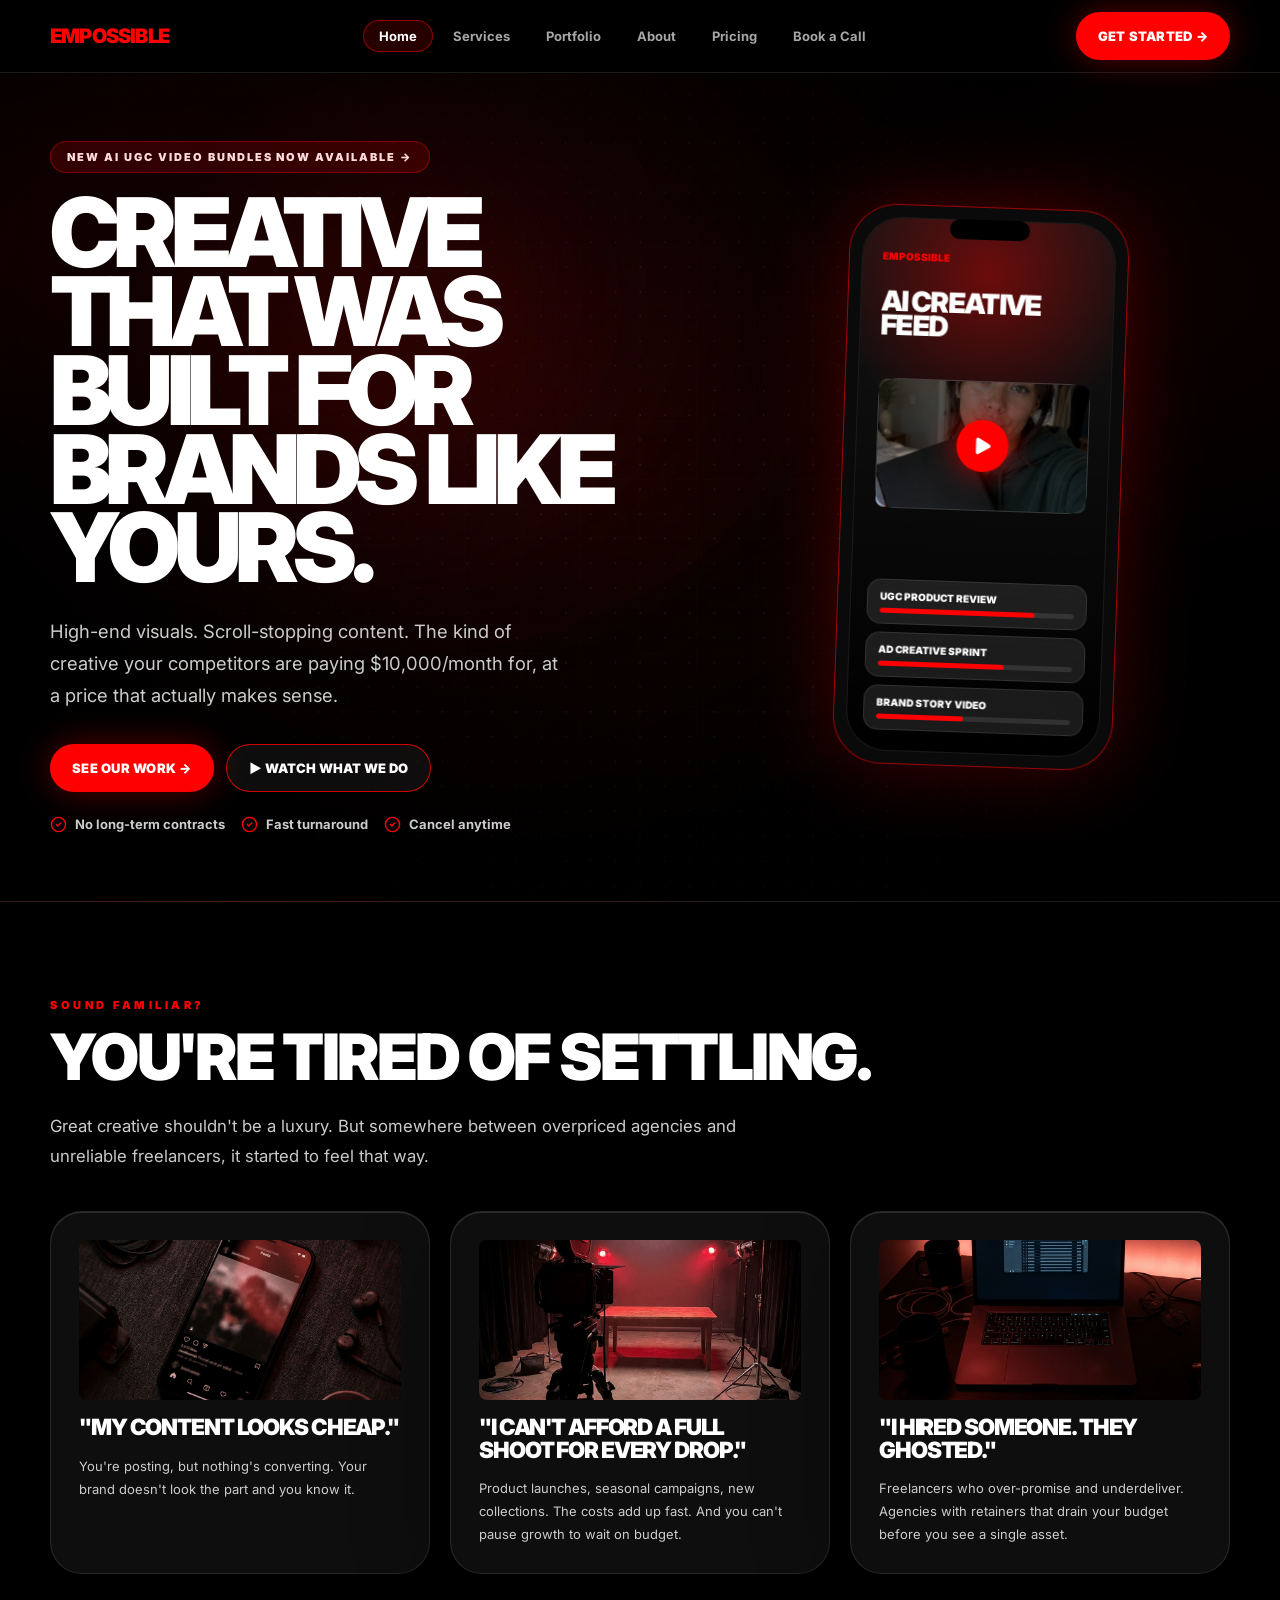
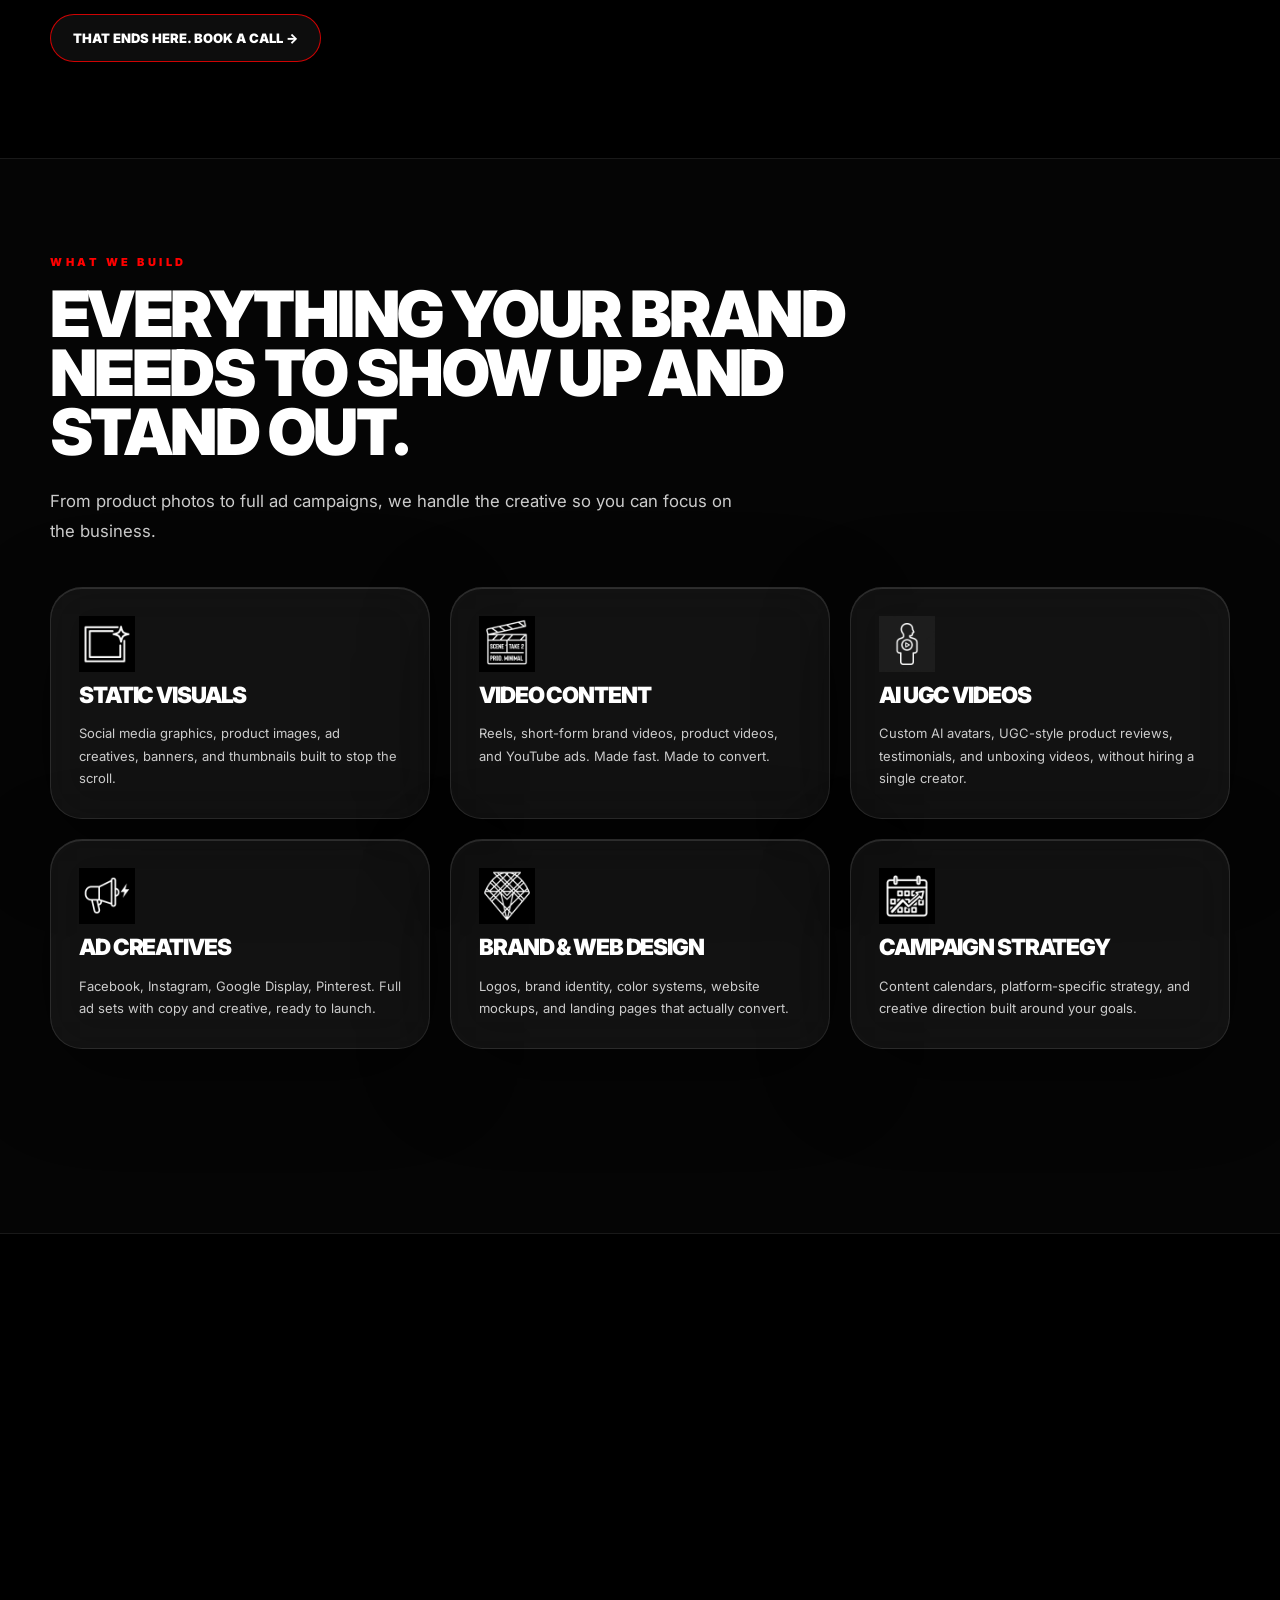
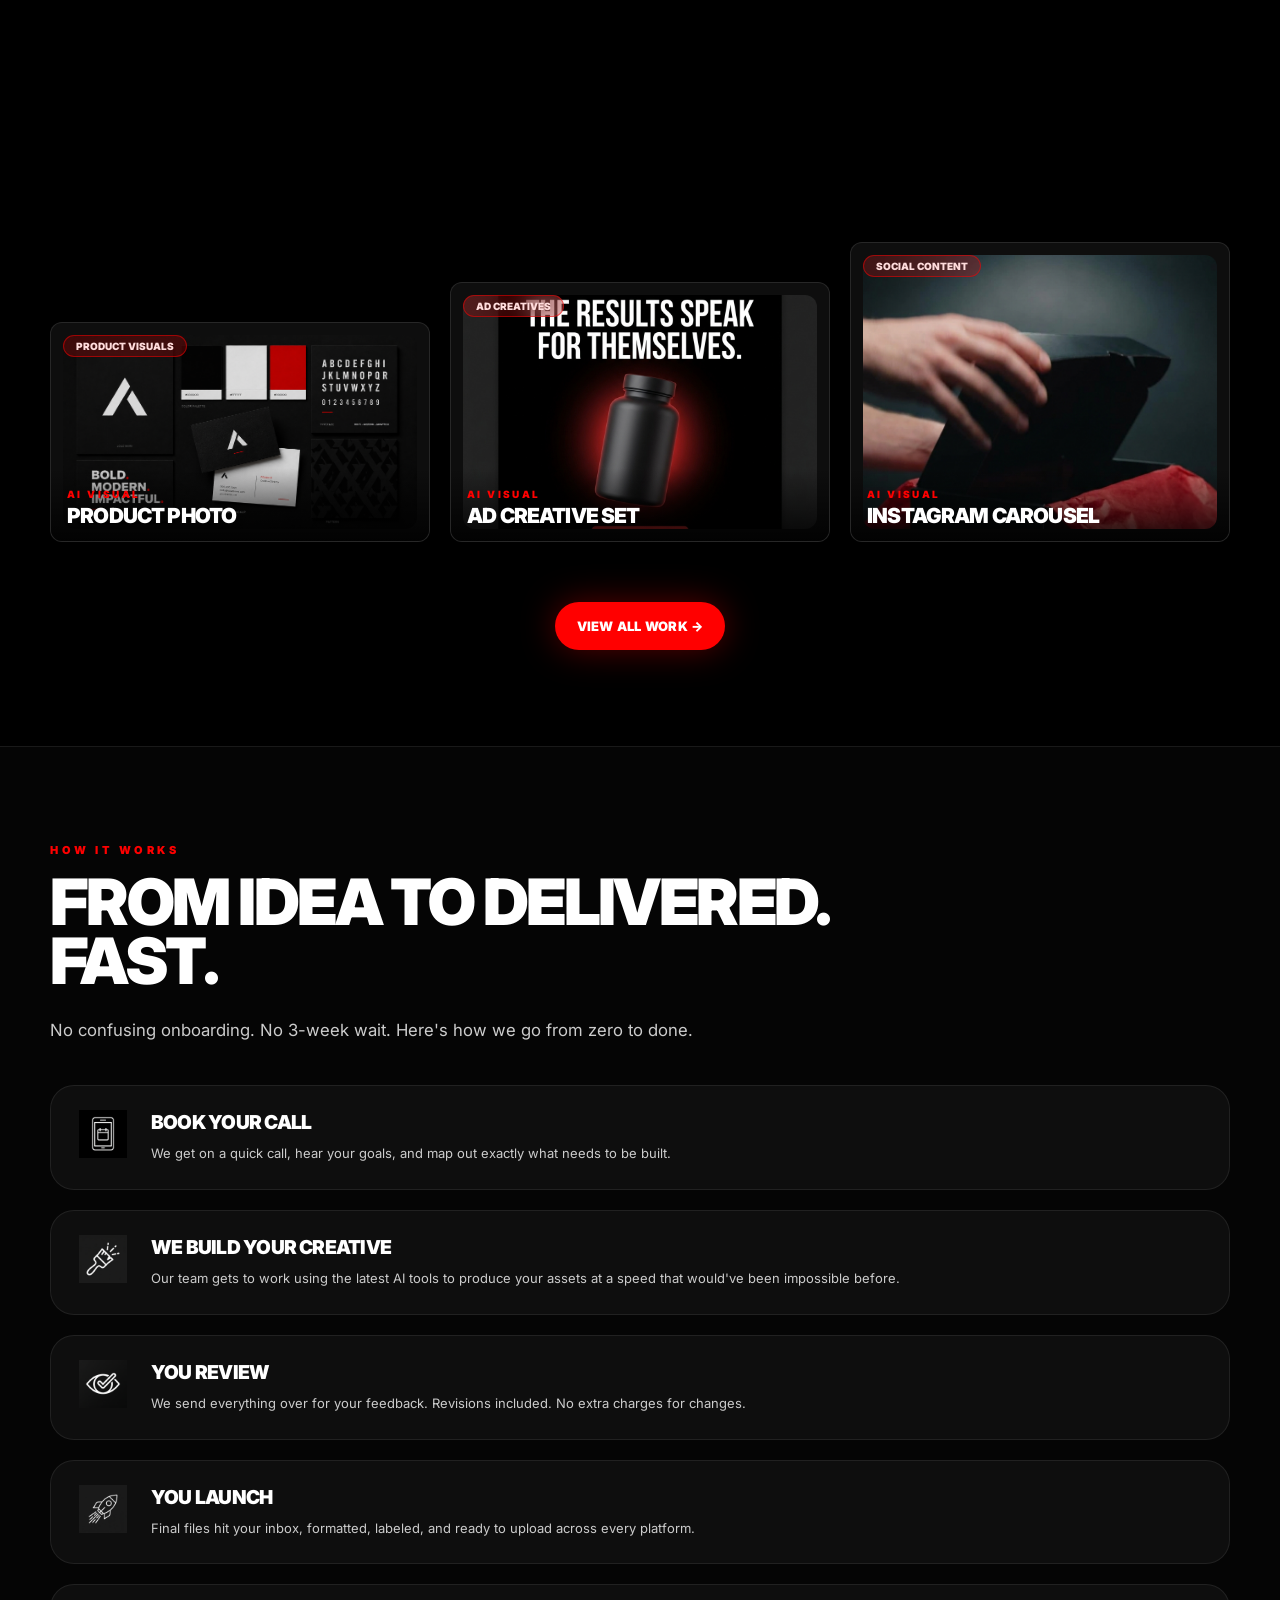
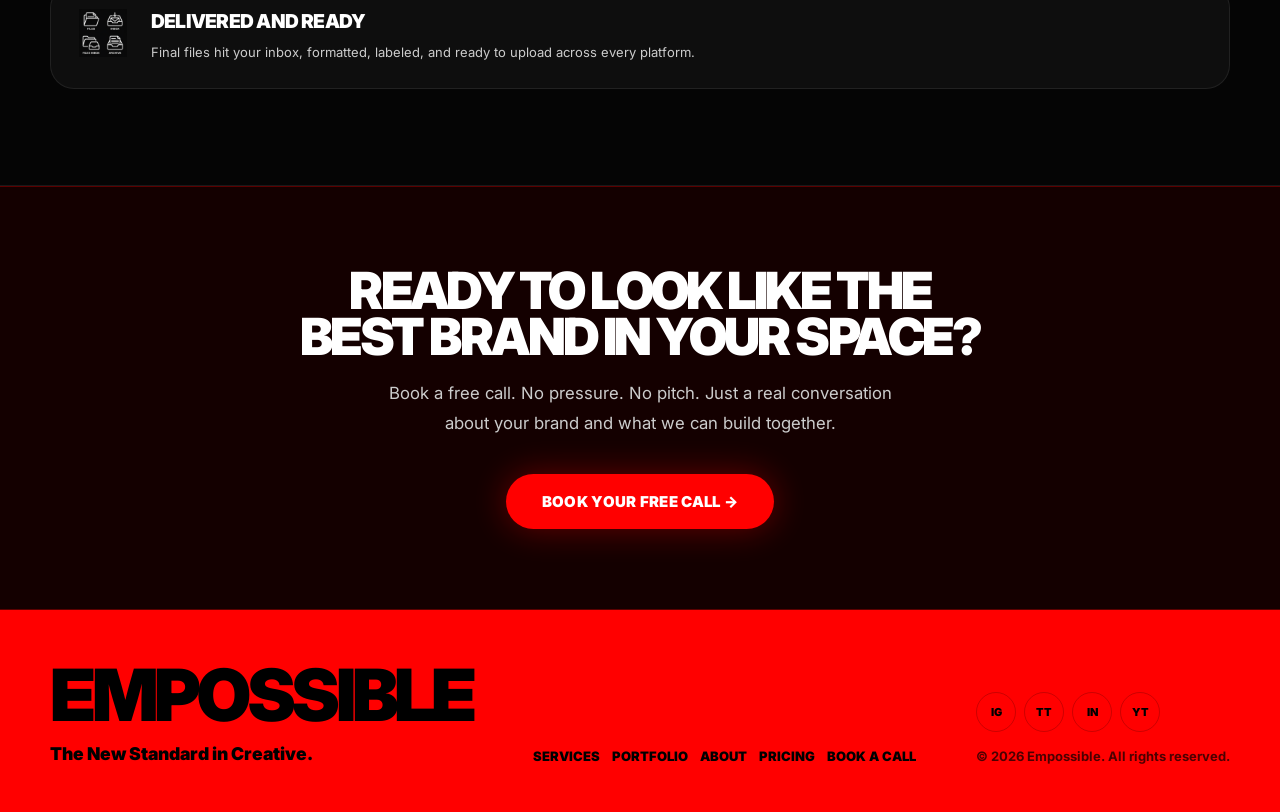
<file: index.html>
<!DOCTYPE html>
<html lang="en">
<head>
  <meta charset="UTF-8" />
  <meta name="viewport" content="width=device-width, initial-scale=1.0" />
  <title>Empossible | AI Creative Agency</title>
  <meta name="description" content="Empossible creates high-end AI visuals, UGC videos, ad creatives, product content, brand systems, and campaign strategy for modern businesses." />
  <meta property="og:image" content="images/og-image.jpg" />
  <link rel="icon" href="images/favicon.png" type="image/png" />
  <link rel="preconnect" href="https://fonts.googleapis.com" />
  <link rel="preconnect" href="https://fonts.gstatic.com" crossorigin />
  <link href="https://fonts.googleapis.com/css2?family=Inter:wght@400;600;700;900&display=swap" rel="stylesheet" />
  <link rel="stylesheet" href="styles.css" />
  <style>
    .portfolio-card img {
      width: 100%;
      height: 100%;
      object-fit: cover;
      display: block;
      border-radius: inherit;
    }
    .portfolio-card {
      position: relative;
      overflow: hidden;
      border-radius: 12px;
    }
    .portfolio-card .portfolio-footer {
      position: absolute;
      bottom: 0;
      left: 0;
      right: 0;
      background: linear-gradient(to top, rgba(0,0,0,0.85), transparent);
      padding: 20px 16px 14px;
      z-index: 2;
    }
    .portfolio-card .portfolio-tag {
      position: absolute;
      top: 12px;
      left: 12px;
      z-index: 3;
    }
    .hero-section {
      background-image: url('images/hero-bg.jpg');
      background-size: cover;
      background-position: center;
    }
  </style>
</head>
<body>

<!-- HEADER -->
<header class="site-header">
  <nav class="nav-inner">
    <a href="index.html" class="nav-logo">Empossible</a>
    <div class="nav-links">
      <a href="index.html" class="nav-link active">Home</a>
      <a href="services.html" class="nav-link">Services</a>
      <a href="portfolio.html" class="nav-link">Portfolio</a>
      <a href="about.html" class="nav-link">About</a>
      <a href="pricing.html" class="nav-link">Pricing</a>
      <a href="book.html" class="nav-link">Book a Call</a>
    </div>
    <a href="book.html" class="btn-primary nav-cta">Get Started &rarr;</a>
    <button class="mobile-menu-btn" aria-label="Toggle navigation" aria-expanded="false">
      <span></span><span></span><span></span>
    </button>
  </nav>
  <div class="mobile-menu">
    <a href="index.html" class="mobile-link">Home</a>
    <a href="services.html" class="mobile-link">Services</a>
    <a href="portfolio.html" class="mobile-link">Portfolio</a>
    <a href="about.html" class="mobile-link">About</a>
    <a href="pricing.html" class="mobile-link">Pricing</a>
    <a href="book.html" class="mobile-link">Book a Call</a>
    <a href="book.html" class="btn-primary" style="margin-top:12px;display:inline-flex;">Get Started &rarr;</a>
  </div>
</header>

<!-- HERO -->
<main>
<section class="hero-section">
  <div class="hero-bg">
    <div class="hero-glow hero-glow-left"></div>
    <div class="hero-glow hero-glow-right"></div>
    <div class="hero-grid"></div>
    <div class="hero-vignette"></div>
  </div>
  <div class="hero-inner">
    <div class="hero-content fade-up">
      <p class="announcement-pill">New AI UGC Video Bundles Now Available &rarr;</p>
      <h1 class="hero-headline fade-up">Creative That Was Built for Brands Like Yours.</h1>
      <p class="hero-sub fade-up">High-end visuals. Scroll-stopping content. The kind of creative your competitors are paying $10,000/month for, at a price that actually makes sense.</p>
      <div class="hero-ctas fade-up">
        <a href="portfolio.html" class="btn-primary">See Our Work &rarr;</a>
        <a href="portfolio.html" class="btn-outline">&#9654; Watch What We Do</a>
      </div>
      <div class="hero-badges fade-up">
        <span class="badge"><svg width="17" height="17" viewBox="0 0 24 24" fill="none" stroke="#ff0000" stroke-width="2" stroke-linecap="round" stroke-linejoin="round"><circle cx="12" cy="12" r="10"/><path d="m9 12 2 2 4-4"/></svg>No long-term contracts</span>
        <span class="badge"><svg width="17" height="17" viewBox="0 0 24 24" fill="none" stroke="#ff0000" stroke-width="2" stroke-linecap="round" stroke-linejoin="round"><circle cx="12" cy="12" r="10"/><path d="m9 12 2 2 4-4"/></svg>Fast turnaround</span>
        <span class="badge"><svg width="17" height="17" viewBox="0 0 24 24" fill="none" stroke="#ff0000" stroke-width="2" stroke-linecap="round" stroke-linejoin="round"><circle cx="12" cy="12" r="10"/><path d="m9 12 2 2 4-4"/></svg>Cancel anytime</span>
      </div>
    </div>
    <div class="phone-mockup fade-up-delay">
      <div class="phone-notch"></div>
      <div class="phone-screen">
        <div class="phone-screen-glow"></div>
        <div class="phone-brand">Empossible</div>
        <div class="phone-feed-title">AI Creative Feed</div>
        <div class="phone-video-card">
          <img src="images/portfolio-ugc-01.jpg" alt="UGC Creative" style="width:100%;height:100%;object-fit:cover;border-radius:8px;" />
          <div class="phone-video-inner" style="position:absolute;top:0;left:0;right:0;bottom:0;display:flex;align-items:center;justify-content:center;">
            <div class="play-btn"><svg width="22" height="22" viewBox="0 0 24 24" fill="white"><path d="M5 5a2 2 0 0 1 3.008-1.728l11.997 6.998a2 2 0 0 1 .003 3.458l-12 7A2 2 0 0 1 5 19z"/></svg></div>
          </div>
        </div>
        <div class="phone-cards">
          <div class="phone-card"><p>UGC Product Review</p><div class="phone-bar"><div class="phone-bar-fill"></div></div></div>
          <div class="phone-card"><p>Ad Creative Sprint</p><div class="phone-bar"><div class="phone-bar-fill" style="width:65%"></div></div></div>
          <div class="phone-card"><p>Brand Story Video</p><div class="phone-bar"><div class="phone-bar-fill" style="width:45%"></div></div></div>
        </div>
      </div>
    </div>
  </div>
</section>

<!-- PAIN POINTS -->
<section class="section">
  <div class="container">
    <div class="section-label scroll-reveal">SOUND FAMILIAR?</div>
    <h2 class="section-title scroll-reveal">You're Tired of Settling.</h2>
    <p class="section-sub scroll-reveal">Great creative shouldn't be a luxury. But somewhere between overpriced agencies and unreliable freelancers, it started to feel that way.</p>
    <div class="cards-grid-3 mt-10">
      <div class="card scroll-reveal">
        <img src="images/pain-cheap.jpg" alt="Cheap content problem" style="width:100%;height:160px;object-fit:cover;border-radius:8px;margin-bottom:16px;" />
        <h3 class="card-title">"My content looks cheap."</h3>
        <p class="card-text">You're posting, but nothing's converting. Your brand doesn't look the part and you know it.</p>
      </div>
      <div class="card scroll-reveal">
        <img src="images/pain-shoot.jpg" alt="Can't afford a shoot" style="width:100%;height:160px;object-fit:cover;border-radius:8px;margin-bottom:16px;" />
        <h3 class="card-title">"I can't afford a full shoot for every drop."</h3>
        <p class="card-text">Product launches, seasonal campaigns, new collections. The costs add up fast. And you can't pause growth to wait on budget.</p>
      </div>
      <div class="card scroll-reveal">
        <img src="images/pain-ghost.jpg" alt="Ghosted by freelancers" style="width:100%;height:160px;object-fit:cover;border-radius:8px;margin-bottom:16px;" />
        <h3 class="card-title">"I hired someone. They ghosted."</h3>
        <p class="card-text">Freelancers who over-promise and underdeliver. Agencies with retainers that drain your budget before you see a single asset.</p>
      </div>
    </div>
    <div class="mt-10 scroll-reveal"><a href="book.html" class="btn-outline">That ends here. Book a Call &rarr;</a></div>
  </div>
</section>

<!-- WHAT WE BUILD -->
<section class="section section-alt">
  <div class="container">
    <div class="section-label scroll-reveal">WHAT WE BUILD</div>
    <h2 class="section-title scroll-reveal">Everything Your Brand Needs to Show Up and Stand Out.</h2>
    <p class="section-sub scroll-reveal">From product photos to full ad campaigns, we handle the creative so you can focus on the business.</p>
    <div class="cards-grid-3 mt-10">
      <a href="services.html" class="card card-link scroll-reveal">
        <img src="images/service-icon-visuals.png" alt="Static Visuals" style="width:56px;height:56px;object-fit:contain;margin-bottom:12px;" />
        <h3 class="card-title">Static Visuals</h3>
        <p class="card-text">Social media graphics, product images, ad creatives, banners, and thumbnails built to stop the scroll.</p>
      </a>
      <a href="services.html" class="card card-link scroll-reveal">
        <img src="images/service-icon-video.png" alt="Video Content" style="width:56px;height:56px;object-fit:contain;margin-bottom:12px;" />
        <h3 class="card-title">Video Content</h3>
        <p class="card-text">Reels, short-form brand videos, product videos, and YouTube ads. Made fast. Made to convert.</p>
      </a>
      <a href="services.html" class="card card-link scroll-reveal">
        <img src="images/service-icon-ugc.png" alt="AI UGC Videos" style="width:56px;height:56px;object-fit:contain;margin-bottom:12px;" />
        <h3 class="card-title">AI UGC Videos</h3>
        <p class="card-text">Custom AI avatars, UGC-style product reviews, testimonials, and unboxing videos, without hiring a single creator.</p>
      </a>
      <a href="services.html" class="card card-link scroll-reveal">
        <img src="images/service-icon-ads.png" alt="Ad Creatives" style="width:56px;height:56px;object-fit:contain;margin-bottom:12px;" />
        <h3 class="card-title">Ad Creatives</h3>
        <p class="card-text">Facebook, Instagram, Google Display, Pinterest. Full ad sets with copy and creative, ready to launch.</p>
      </a>
      <a href="services.html" class="card card-link scroll-reveal">
        <img src="images/service-icon-brand.png" alt="Brand and Web Design" style="width:56px;height:56px;object-fit:contain;margin-bottom:12px;" />
        <h3 class="card-title">Brand &amp; Web Design</h3>
        <p class="card-text">Logos, brand identity, color systems, website mockups, and landing pages that actually convert.</p>
      </a>
      <a href="services.html" class="card card-link scroll-reveal">
        <img src="images/service-icon-strategy.png" alt="Campaign Strategy" style="width:56px;height:56px;object-fit:contain;margin-bottom:12px;" />
        <h3 class="card-title">Campaign Strategy</h3>
        <p class="card-text">Content calendars, platform-specific strategy, and creative direction built around your goals.</p>
      </a>
    </div>
    <div class="mt-10 scroll-reveal"><a href="services.html" class="btn-primary">See Full Services &rarr;</a></div>
  </div>
</section>

<!-- PORTFOLIO PREVIEW -->
<section class="section">
  <div class="container">
    <div class="section-label scroll-reveal">OUR WORK</div>
    <h2 class="section-title scroll-reveal">This Is What the New Standard Looks Like.</h2>
    <p class="section-sub scroll-reveal">Every asset you see was built with AI-powered creative, at a fraction of what traditional agencies charge.</p>
    <div class="portfolio-grid mt-10">
      <div class="portfolio-card scroll-reveal" style="height:300px">
        <span class="portfolio-tag">SOCIAL CONTENT</span>
        <img src="images/portfolio-social-01.jpg" alt="Social Media Graphic" />
        <div class="portfolio-footer"><p class="portfolio-cat">AI VISUAL</p><h3>Social Media Graphic</h3></div>
      </div>
      <div class="portfolio-card scroll-reveal" style="height:220px">
        <span class="portfolio-tag">PRODUCT VISUALS</span>
        <img src="images/portfolio-brand-01.jpg" alt="Product Photo" />
        <div class="portfolio-footer"><p class="portfolio-cat">AI VISUAL</p><h3>Product Photo</h3></div>
      </div>
      <div class="portfolio-card scroll-reveal" style="height:260px">
        <span class="portfolio-tag">UGC VIDEOS</span>
        <img src="images/portfolio-ugc-01.jpg" alt="AI UGC Product Review" />
        <div class="portfolio-footer"><p class="portfolio-cat">VIDEO</p><h3>AI UGC Product Review</h3></div>
      </div>
      <div class="portfolio-card scroll-reveal" style="height:260px">
        <span class="portfolio-tag">AD CREATIVES</span>
        <img src="images/portfolio-ad-01.jpg" alt="Ad Creative Set" />
        <div class="portfolio-footer"><p class="portfolio-cat">AI VISUAL</p><h3>Ad Creative Set</h3></div>
      </div>
      <div class="portfolio-card scroll-reveal" style="height:220px">
        <span class="portfolio-tag">BRAND DESIGN</span>
        <img src="images/portfolio-social-02.jpg" alt="Brand Identity Board" />
        <div class="portfolio-footer"><p class="portfolio-cat">AI VISUAL</p><h3>Brand Identity Board</h3></div>
      </div>
      <div class="portfolio-card scroll-reveal" style="height:300px">
        <span class="portfolio-tag">SOCIAL CONTENT</span>
        <img src="images/portfolio-ugc-02.jpg" alt="Instagram Carousel" />
        <div class="portfolio-footer"><p class="portfolio-cat">AI VISUAL</p><h3>Instagram Carousel</h3></div>
      </div>
    </div>
    <div class="mt-10 scroll-reveal text-center"><a href="portfolio.html" class="btn-primary">View All Work &rarr;</a></div>
  </div>
</section>

<!-- PROCESS -->
<section class="section section-alt">
  <div class="container">
    <div class="section-label scroll-reveal">HOW IT WORKS</div>
    <h2 class="section-title scroll-reveal">From Idea to Delivered. Fast.</h2>
    <p class="section-sub scroll-reveal">No confusing onboarding. No 3-week wait. Here's how we go from zero to done.</p>
    <div class="process-list mt-10">
      <div class="process-step scroll-reveal">
        <img src="images/process-icon-01.png" alt="Step 1" style="width:48px;height:48px;object-fit:contain;" />
        <div><h3>Book Your Call</h3><p>We get on a quick call, hear your goals, and map out exactly what needs to be built.</p></div>
      </div>
      <div class="process-step scroll-reveal">
        <img src="images/process-icon-02.png" alt="Step 2" style="width:48px;height:48px;object-fit:contain;" />
        <div><h3>We Build Your Creative</h3><p>Our team gets to work using the latest AI tools to produce your assets at a speed that would've been impossible before.</p></div>
      </div>
      <div class="process-step scroll-reveal">
        <img src="images/process-icon-03.png" alt="Step 3" style="width:48px;height:48px;object-fit:contain;" />
        <div><h3>You Review</h3><p>We send everything over for your feedback. Revisions included. No extra charges for changes.</p></div>
      </div>
      <div class="process-step scroll-reveal">
        <img src="images/process-icon-04.png" alt="Step 4" style="width:48px;height:48px;object-fit:contain;" />
        <div><h3>You Launch</h3><p>Final files hit your inbox, formatted, labeled, and ready to upload across every platform.</p></div>
      </div>
      <div class="process-step scroll-reveal">
        <img src="images/process-icon-05.png" alt="Step 5" style="width:48px;height:48px;object-fit:contain;" />
        <div><h3>Delivered and Ready</h3><p>Final files hit your inbox, formatted, labeled, and ready to upload across every platform.</p></div>
      </div>
    </div>
  </div>
</section>

<!-- CTA BANNER -->
<section class="cta-banner scroll-reveal">
  <div class="container text-center">
    <h2 class="cta-title">Ready to Look Like the Best Brand in Your Space?</h2>
    <p class="cta-sub">Book a free call. No pressure. No pitch. Just a real conversation about your brand and what we can build together.</p>
    <a href="book.html" class="btn-primary btn-large">Book Your Free Call &rarr;</a>
  </div>
</section>
</main>

<!-- FOOTER -->
<footer class="site-footer">
  <div class="footer-inner">
    <div class="footer-brand">
      <a href="index.html" class="footer-logo">Empossible</a>
      <p class="footer-tagline">The New Standard in Creative.</p>
    </div>
    <div class="footer-links">
      <a href="services.html">Services</a>
      <a href="portfolio.html">Portfolio</a>
      <a href="about.html">About</a>
      <a href="pricing.html">Pricing</a>
      <a href="book.html">Book a Call</a>
    </div>
    <div class="footer-right">
      <div class="social-icons">
        <span class="social-icon">IG</span>
        <span class="social-icon">TT</span>
        <span class="social-icon">IN</span>
        <span class="social-icon">YT</span>
      </div>
      <p class="footer-copy">&copy; 2026 Empossible. All rights reserved.</p>
    </div>
  </div>
</footer>

<script src="main.js"></script>
</body>
</html>
</file>
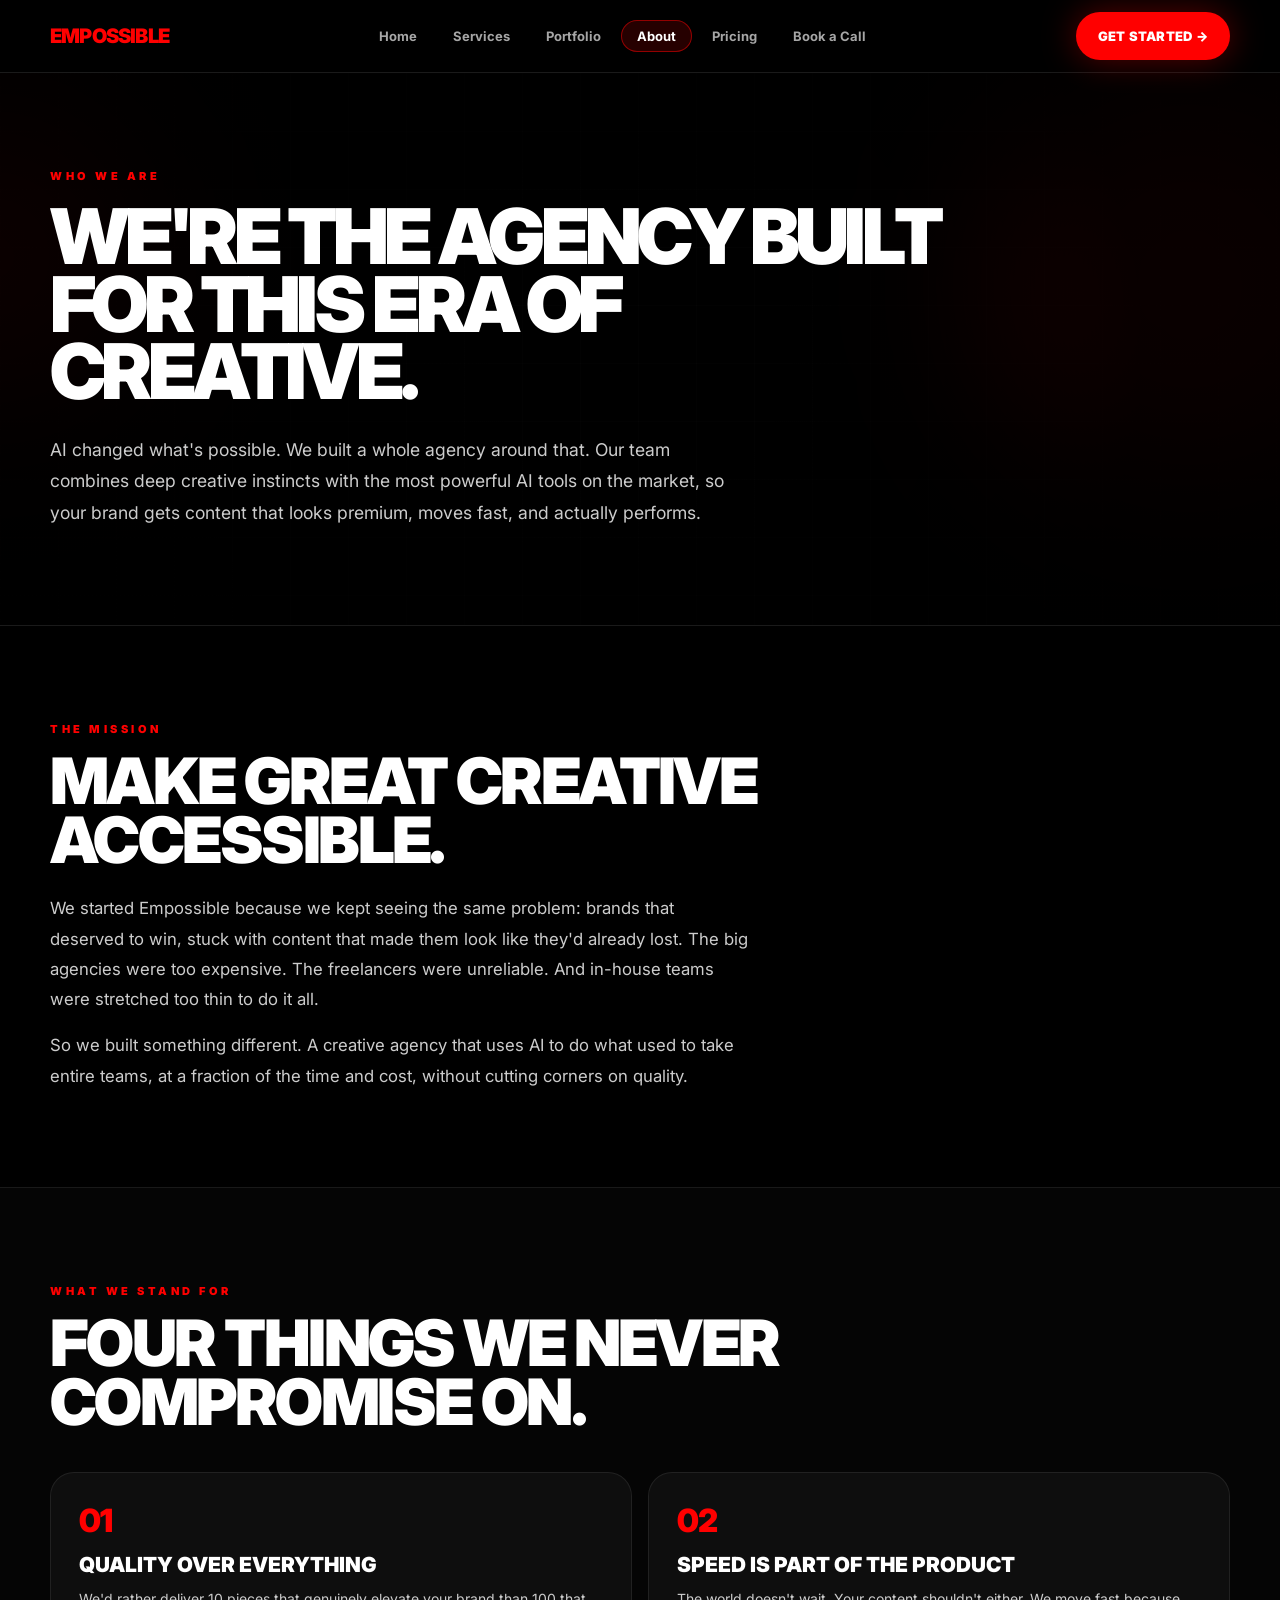
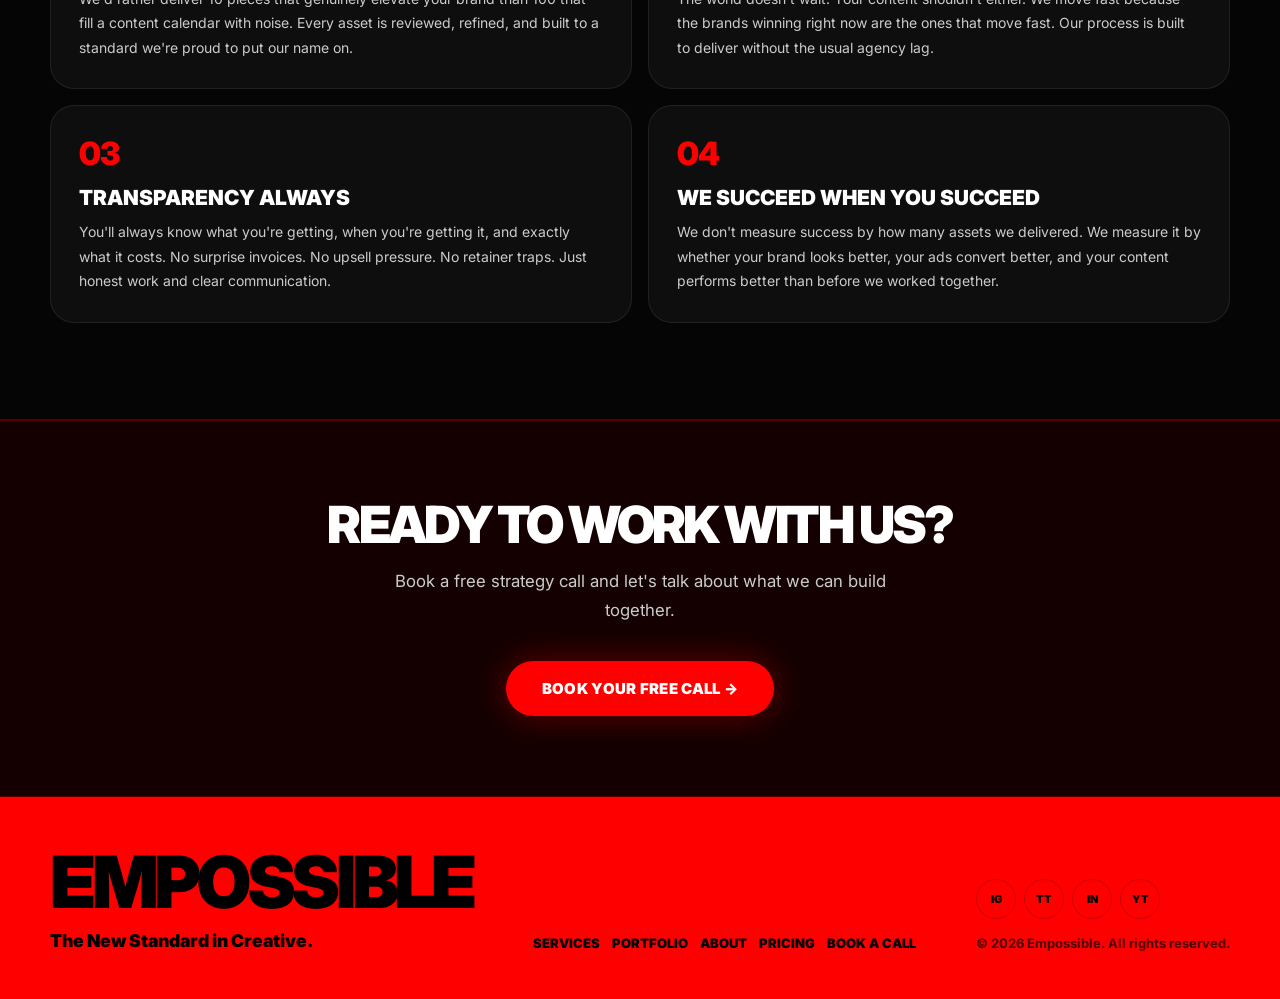
<file: about.html>
<!DOCTYPE html>
<html lang="en">
<head>
  <meta charset="UTF-8" />
  <meta name="viewport" content="width=device-width, initial-scale=1.0" />
  <title>About | Empossible</title>
  <meta name="description" content="We're Empossible. An AI creative agency built for brands that want to compete at the highest level." />
  <link rel="preconnect" href="https://fonts.googleapis.com" />
  <link rel="preconnect" href="https://fonts.gstatic.com" crossorigin />
  <link href="https://fonts.googleapis.com/css2?family=Inter:wght@400;600;700;900&display=swap" rel="stylesheet" />
  <link rel="stylesheet" href="styles.css" />
</head>
<body>
<header class="site-header">
  <nav class="nav-inner">
    <a href="index.html" class="nav-logo">Empossible</a>
    <div class="nav-links">
      <a href="index.html" class="nav-link">Home</a>
      <a href="services.html" class="nav-link">Services</a>
      <a href="portfolio.html" class="nav-link">Portfolio</a>
      <a href="about.html" class="nav-link active">About</a>
      <a href="pricing.html" class="nav-link">Pricing</a>
      <a href="book.html" class="nav-link">Book a Call</a>
    </div>
    <a href="book.html" class="btn-primary nav-cta">Get Started &rarr;</a>
    <button class="mobile-menu-btn" aria-label="Toggle navigation" aria-expanded="false"><span></span><span></span><span></span></button>
  </nav>
  <div class="mobile-menu">
    <a href="index.html" class="mobile-link">Home</a>
    <a href="services.html" class="mobile-link">Services</a>
    <a href="portfolio.html" class="mobile-link">Portfolio</a>
    <a href="about.html" class="mobile-link">About</a>
    <a href="pricing.html" class="mobile-link">Pricing</a>
    <a href="book.html" class="mobile-link">Book a Call</a>
    <a href="book.html" class="btn-primary" style="margin-top:12px;display:inline-flex;">Get Started &rarr;</a>
  </div>
</header>
<main>
<section class="page-hero">
  <div class="page-hero-bg"><div class="hero-glow-left"></div><div class="hero-glow-right"></div><div class="hero-grid"></div><div class="hero-vignette"></div></div>
  <div class="page-hero-content">
    <p class="page-hero-label fade-up">WHO WE ARE</p>
    <h1 class="page-hero-title fade-up">We're the Agency Built for This Era of Creative.</h1>
    <p class="page-hero-sub fade-up">AI changed what's possible. We built a whole agency around that. Our team combines deep creative instincts with the most powerful AI tools on the market, so your brand gets content that looks premium, moves fast, and actually performs.</p>
  </div>
</section>

<section class="section">
  <div class="container">
    <div class="about-grid">
      <div>
        <div class="section-label scroll-reveal">THE MISSION</div>
        <h2 class="section-title scroll-reveal">Make Great Creative Accessible.</h2>
        <p class="section-sub scroll-reveal">We started Empossible because we kept seeing the same problem: brands that deserved to win, stuck with content that made them look like they'd already lost. The big agencies were too expensive. The freelancers were unreliable. And in-house teams were stretched too thin to do it all.</p>
        <p class="section-sub scroll-reveal" style="margin-top:16px;">So we built something different. A creative agency that uses AI to do what used to take entire teams, at a fraction of the time and cost, without cutting corners on quality.</p>
      </div>
    </div>
  </div>
</section>

<section class="section section-alt">
  <div class="container">
    <div class="section-label scroll-reveal">WHAT WE STAND FOR</div>
    <h2 class="section-title scroll-reveal">Four Things We Never Compromise On.</h2>
    <div class="values-grid mt-10">
      <div class="value-card scroll-reveal">
        <div class="value-num">01</div>
        <h3 class="value-title">Quality Over Everything</h3>
        <p class="value-text">We'd rather deliver 10 pieces that genuinely elevate your brand than 100 that fill a content calendar with noise. Every asset is reviewed, refined, and built to a standard we're proud to put our name on.</p>
      </div>
      <div class="value-card scroll-reveal">
        <div class="value-num">02</div>
        <h3 class="value-title">Speed Is Part of the Product</h3>
        <p class="value-text">The world doesn't wait. Your content shouldn't either. We move fast because the brands winning right now are the ones that move fast. Our process is built to deliver without the usual agency lag.</p>
      </div>
      <div class="value-card scroll-reveal">
        <div class="value-num">03</div>
        <h3 class="value-title">Transparency Always</h3>
        <p class="value-text">You'll always know what you're getting, when you're getting it, and exactly what it costs. No surprise invoices. No upsell pressure. No retainer traps. Just honest work and clear communication.</p>
      </div>
      <div class="value-card scroll-reveal">
        <div class="value-num">04</div>
        <h3 class="value-title">We Succeed When You Succeed</h3>
        <p class="value-text">We don't measure success by how many assets we delivered. We measure it by whether your brand looks better, your ads convert better, and your content performs better than before we worked together.</p>
      </div>
    </div>
  </div>
</section>

<section class="cta-banner scroll-reveal">
  <div class="container text-center">
    <h2 class="cta-title">Ready to Work With Us?</h2>
    <p class="cta-sub">Book a free strategy call and let's talk about what we can build together.</p>
    <a href="book.html" class="btn-primary btn-large">Book Your Free Call &rarr;</a>
  </div>
</section>
</main>
<footer class="site-footer">
  <div class="footer-inner">
    <div class="footer-brand"><a href="index.html" class="footer-logo">Empossible</a><p class="footer-tagline">The New Standard in Creative.</p></div>
    <div class="footer-links"><a href="services.html">Services</a><a href="portfolio.html">Portfolio</a><a href="about.html">About</a><a href="pricing.html">Pricing</a><a href="book.html">Book a Call</a></div>
    <div class="footer-right"><div class="social-icons"><span class="social-icon">IG</span><span class="social-icon">TT</span><span class="social-icon">IN</span><span class="social-icon">YT</span></div><p class="footer-copy">&copy; 2026 Empossible. All rights reserved.</p></div>
  </div>
</footer>
<script src="main.js"></script>
</body>
</html>
</file>
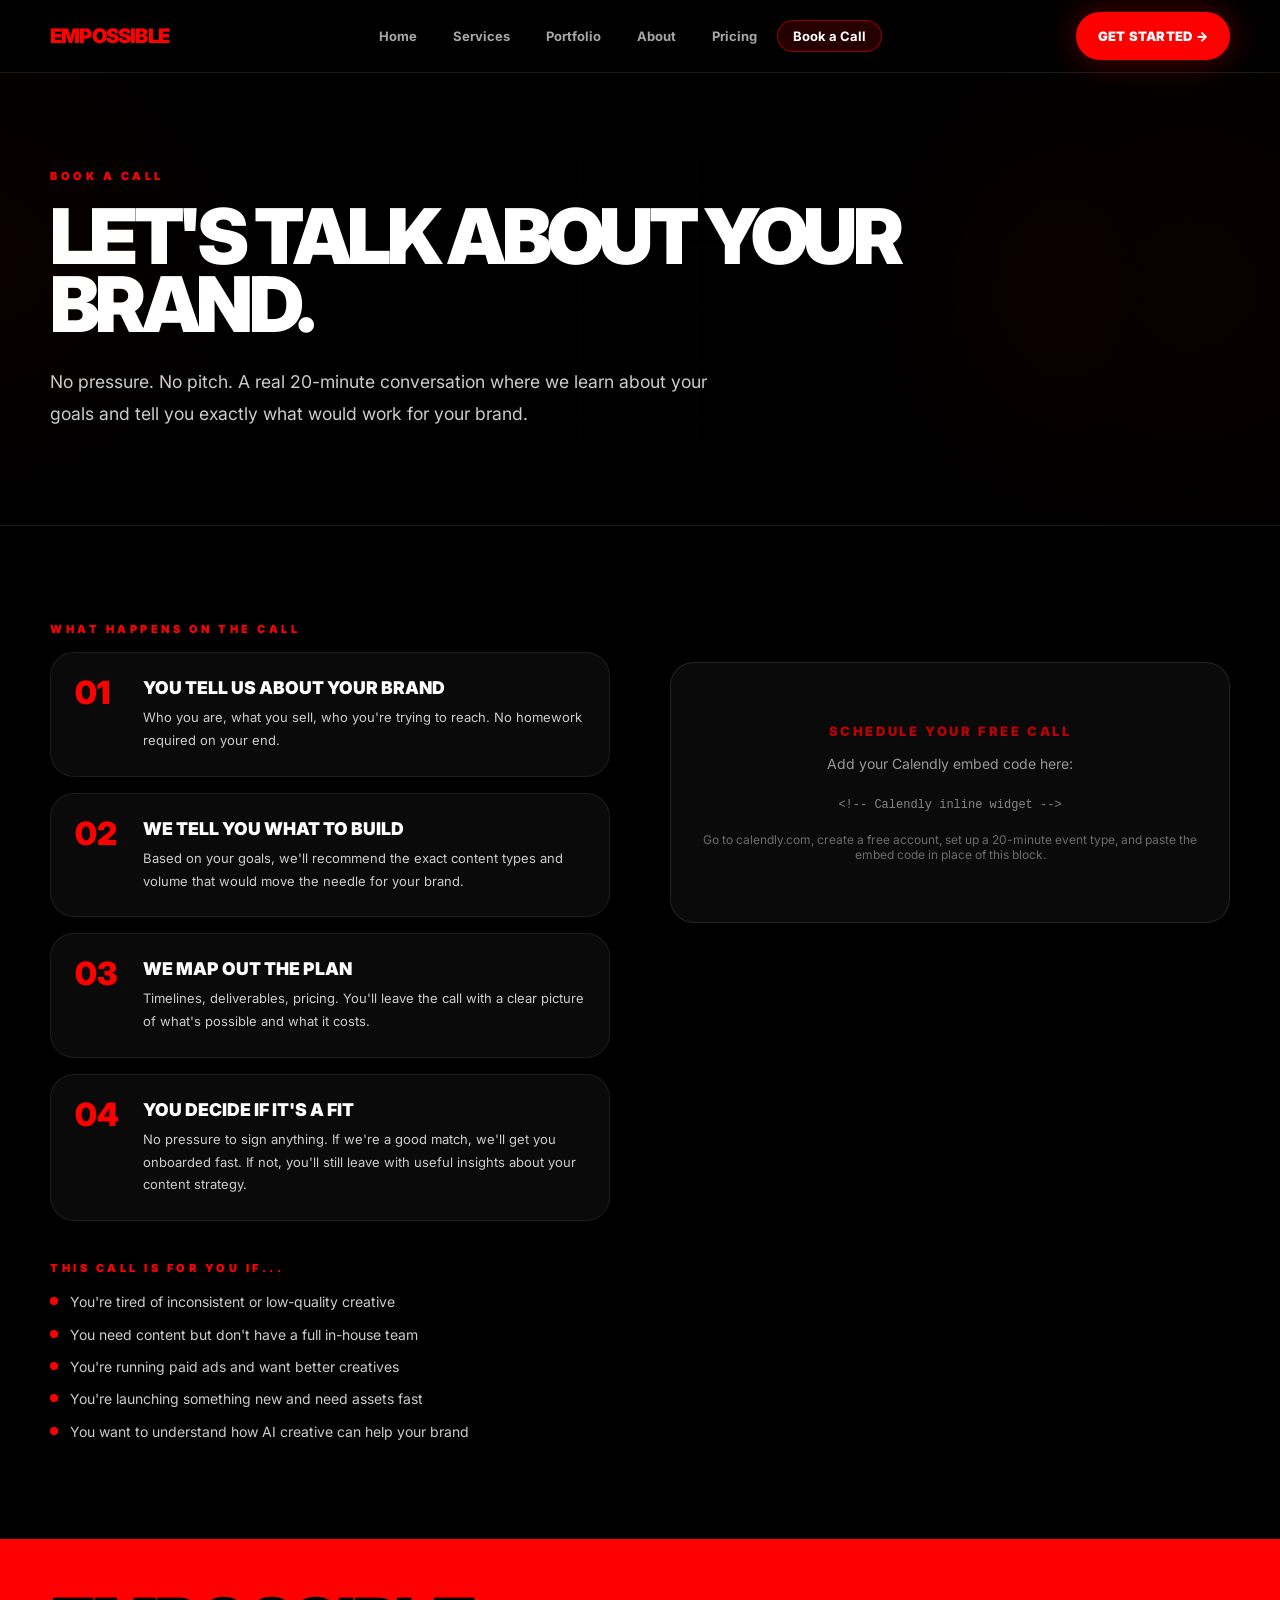
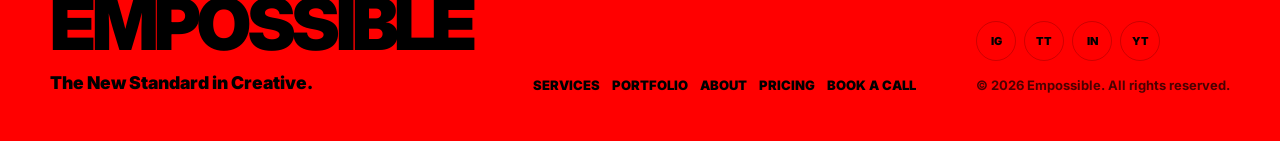
<file: book.html>
<!DOCTYPE html>
<html lang="en">
<head>
  <meta charset="UTF-8" />
  <meta name="viewport" content="width=device-width, initial-scale=1.0" />
  <title>Book a Call | Empossible</title>
  <meta name="description" content="Book a free strategy call with Empossible. No pressure, no pitch. Just a real conversation about your brand." />
  <link rel="preconnect" href="https://fonts.googleapis.com" />
  <link rel="preconnect" href="https://fonts.gstatic.com" crossorigin />
  <link href="https://fonts.googleapis.com/css2?family=Inter:wght@400;600;700;900&display=swap" rel="stylesheet" />
  <link rel="stylesheet" href="styles.css" />
</head>
<body>
<header class="site-header">
  <nav class="nav-inner">
    <a href="index.html" class="nav-logo">Empossible</a>
    <div class="nav-links">
      <a href="index.html" class="nav-link">Home</a>
      <a href="services.html" class="nav-link">Services</a>
      <a href="portfolio.html" class="nav-link">Portfolio</a>
      <a href="about.html" class="nav-link">About</a>
      <a href="pricing.html" class="nav-link">Pricing</a>
      <a href="book.html" class="nav-link active">Book a Call</a>
    </div>
    <a href="book.html" class="btn-primary nav-cta">Get Started &rarr;</a>
    <button class="mobile-menu-btn" aria-label="Toggle navigation" aria-expanded="false"><span></span><span></span><span></span></button>
  </nav>
  <div class="mobile-menu">
    <a href="index.html" class="mobile-link">Home</a>
    <a href="services.html" class="mobile-link">Services</a>
    <a href="portfolio.html" class="mobile-link">Portfolio</a>
    <a href="about.html" class="mobile-link">About</a>
    <a href="pricing.html" class="mobile-link">Pricing</a>
    <a href="book.html" class="mobile-link">Book a Call</a>
    <a href="book.html" class="btn-primary" style="margin-top:12px;display:inline-flex;">Get Started &rarr;</a>
  </div>
</header>
<main>
<section class="page-hero">
  <div class="page-hero-bg"><div class="hero-glow-left"></div><div class="hero-glow-right"></div><div class="hero-grid"></div><div class="hero-vignette"></div></div>
  <div class="page-hero-content">
    <p class="page-hero-label fade-up">BOOK A CALL</p>
    <h1 class="page-hero-title fade-up">Let's Talk About Your Brand.</h1>
    <p class="page-hero-sub fade-up">No pressure. No pitch. A real 20-minute conversation where we learn about your goals and tell you exactly what would work for your brand.</p>
  </div>
</section>

<section class="section">
  <div class="container">
    <div style="display:grid;gap:60px;grid-template-columns:1fr 1fr;align-items:start;" class="book-layout">
      <div>
        <div class="section-label scroll-reveal">WHAT HAPPENS ON THE CALL</div>
        <div class="book-steps scroll-reveal">
          <div class="book-step">
            <span class="book-step-num">01</span>
            <div><h3>You Tell Us About Your Brand</h3><p>Who you are, what you sell, who you're trying to reach. No homework required on your end.</p></div>
          </div>
          <div class="book-step">
            <span class="book-step-num">02</span>
            <div><h3>We Tell You What to Build</h3><p>Based on your goals, we'll recommend the exact content types and volume that would move the needle for your brand.</p></div>
          </div>
          <div class="book-step">
            <span class="book-step-num">03</span>
            <div><h3>We Map Out the Plan</h3><p>Timelines, deliverables, pricing. You'll leave the call with a clear picture of what's possible and what it costs.</p></div>
          </div>
          <div class="book-step">
            <span class="book-step-num">04</span>
            <div><h3>You Decide If It's a Fit</h3><p>No pressure to sign anything. If we're a good match, we'll get you onboarded fast. If not, you'll still leave with useful insights about your content strategy.</p></div>
          </div>
        </div>

        <div class="mt-10 scroll-reveal">
          <div class="section-label">THIS CALL IS FOR YOU IF...</div>
          <ul class="for-you-list" style="margin-top:16px;">
            <li>You're tired of inconsistent or low-quality creative</li>
            <li>You need content but don't have a full in-house team</li>
            <li>You're running paid ads and want better creatives</li>
            <li>You're launching something new and need assets fast</li>
            <li>You want to understand how AI creative can help your brand</li>
          </ul>
        </div>
      </div>

      <div class="scroll-reveal">
        <!-- Replace this block with your Calendly embed when ready -->
        <div class="calendly-placeholder">
          <p style="font-size:13px;font-weight:900;text-transform:uppercase;letter-spacing:0.2em;color:rgba(255,0,0,0.7);margin-bottom:16px;">Schedule Your Free Call</p>
          <p>Add your Calendly embed code here:</p>
          <br />
          <code style="font-size:12px;color:rgba(255,255,255,0.5);">&lt;!-- Calendly inline widget --&gt;</code>
          <br /><br />
          <p style="font-size:12px;color:rgba(255,255,255,0.4);">Go to calendly.com, create a free account, set up a 20-minute event type, and paste the embed code in place of this block.</p>
        </div>
      </div>
    </div>
  </div>
</section>
</main>
<footer class="site-footer">
  <div class="footer-inner">
    <div class="footer-brand"><a href="index.html" class="footer-logo">Empossible</a><p class="footer-tagline">The New Standard in Creative.</p></div>
    <div class="footer-links"><a href="services.html">Services</a><a href="portfolio.html">Portfolio</a><a href="about.html">About</a><a href="pricing.html">Pricing</a><a href="book.html">Book a Call</a></div>
    <div class="footer-right"><div class="social-icons"><span class="social-icon">IG</span><span class="social-icon">TT</span><span class="social-icon">IN</span><span class="social-icon">YT</span></div><p class="footer-copy">&copy; 2026 Empossible. All rights reserved.</p></div>
  </div>
</footer>
<style>
  @media (max-width: 768px) { .book-layout { grid-template-columns: 1fr !important; } }
</style>
<script src="main.js"></script>
</body>
</html>
</file>
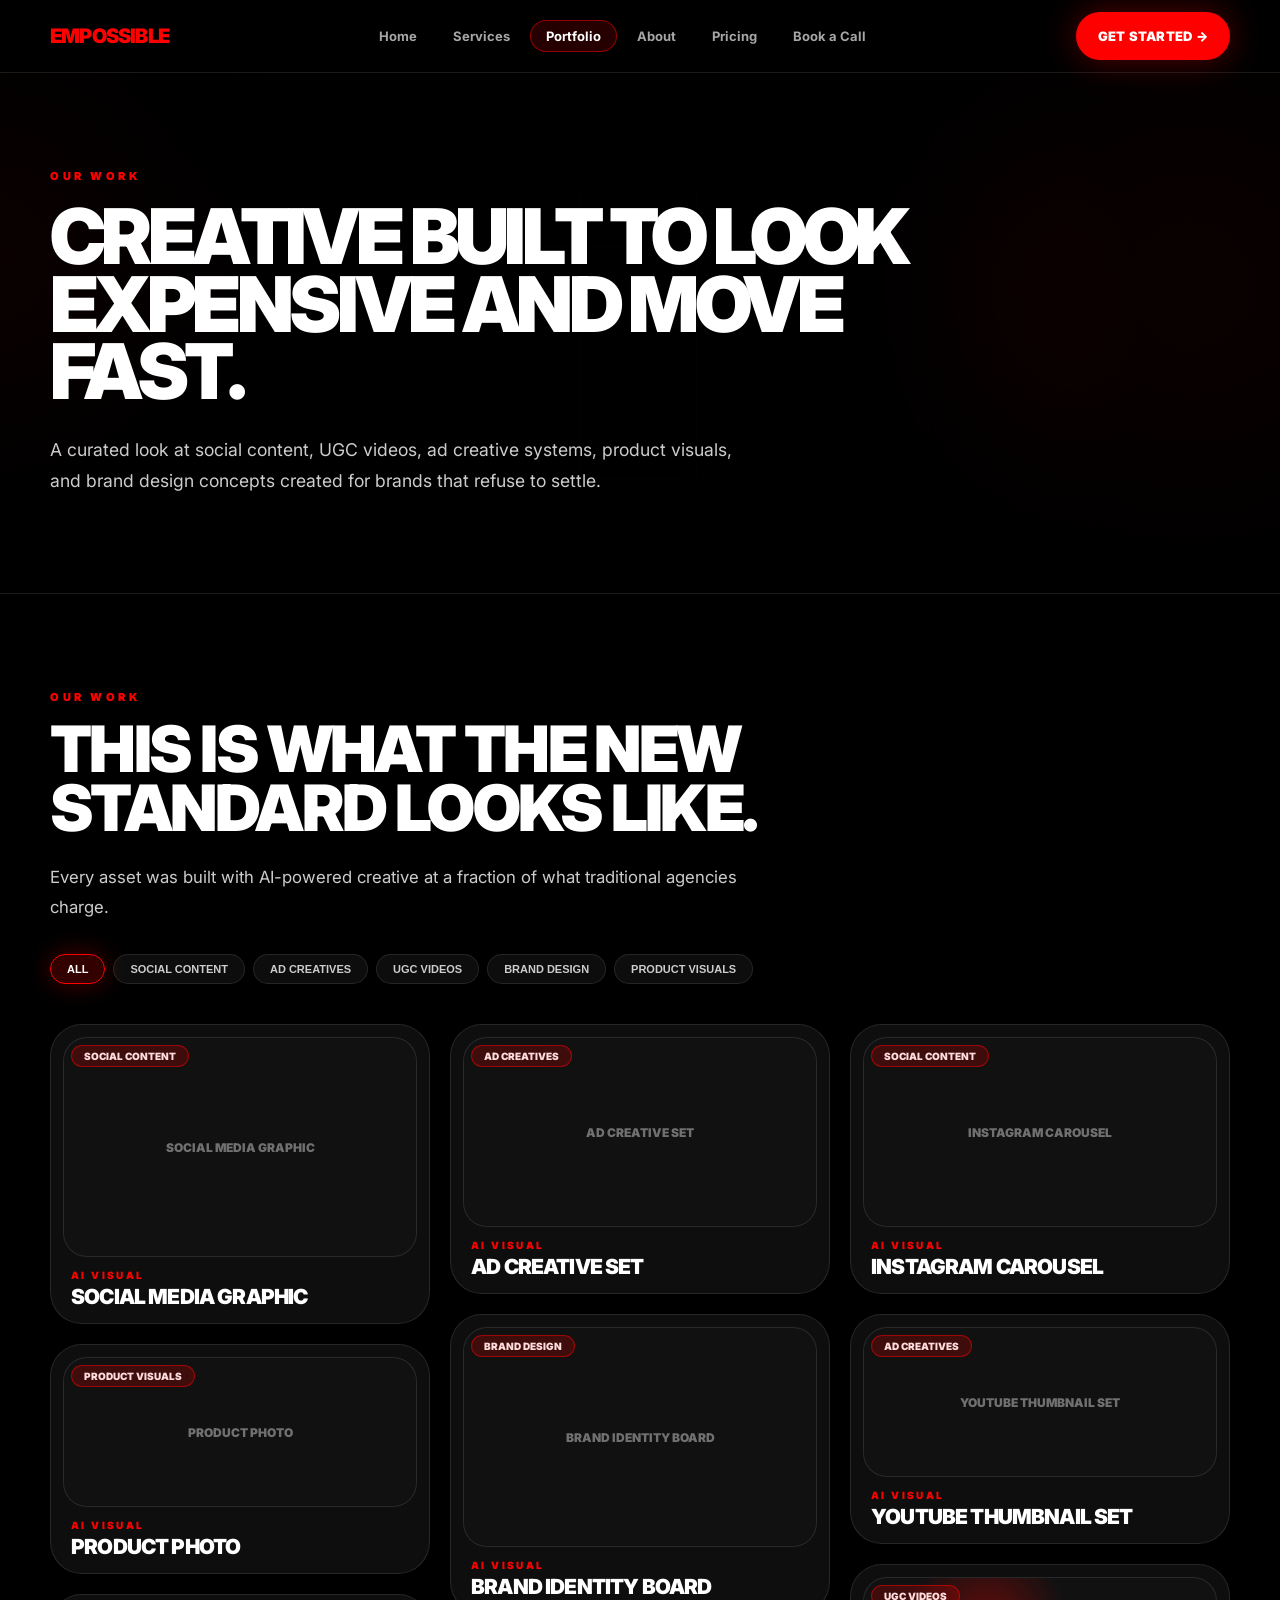
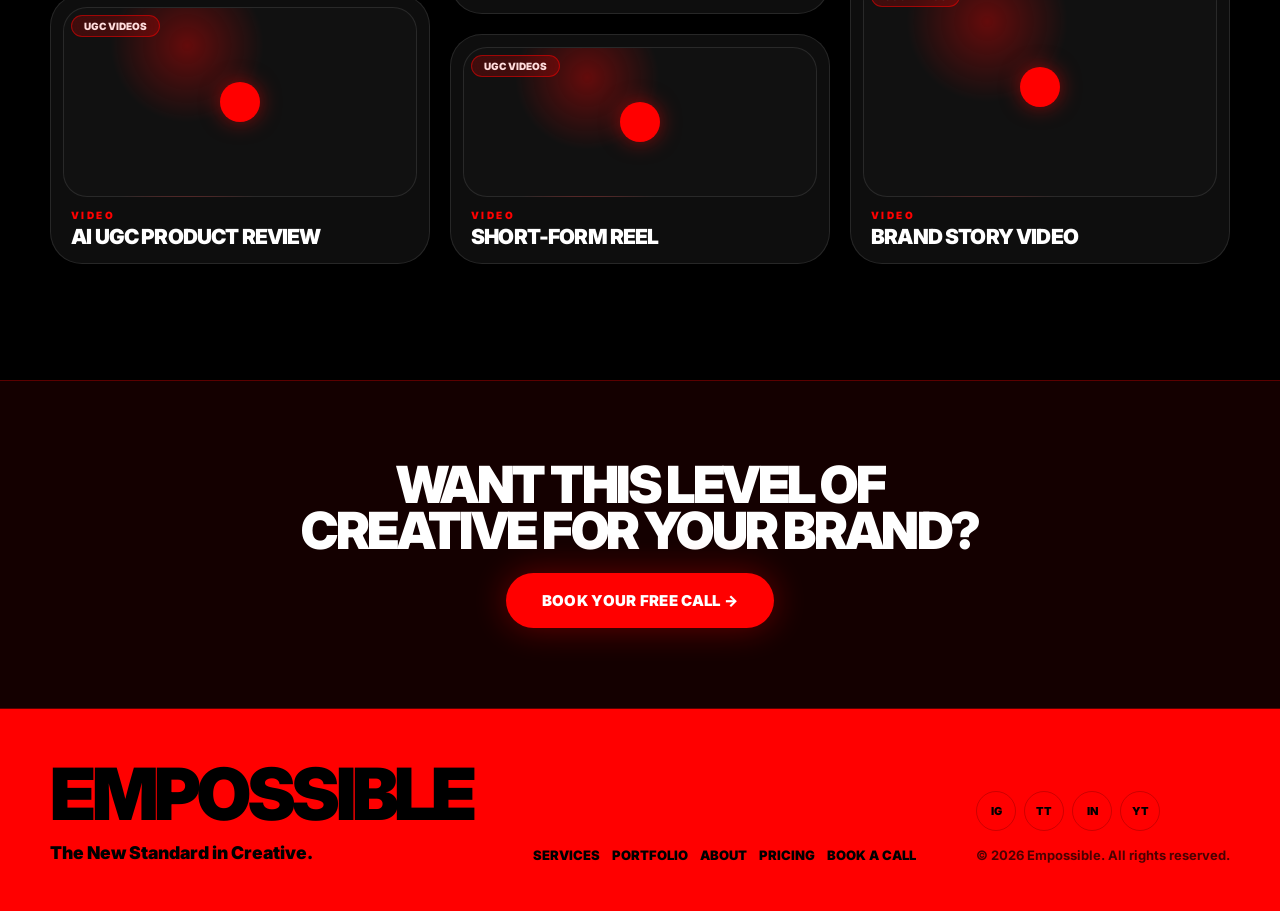
<file: portfolio.html>
<!DOCTYPE html>
<html lang="en">
<head>
  <meta charset="UTF-8" />
  <meta name="viewport" content="width=device-width, initial-scale=1.0" />
  <title>Portfolio | Empossible</title>
  <meta name="description" content="AI-powered social content, ad creatives, UGC videos, brand design, and product visuals from Empossible." />
  <link rel="preconnect" href="https://fonts.googleapis.com" />
  <link rel="preconnect" href="https://fonts.gstatic.com" crossorigin />
  <link href="https://fonts.googleapis.com/css2?family=Inter:wght@400;600;700;900&display=swap" rel="stylesheet" />
  <link rel="stylesheet" href="styles.css" />
</head>
<body>
<header class="site-header">
  <nav class="nav-inner">
    <a href="index.html" class="nav-logo">Empossible</a>
    <div class="nav-links">
      <a href="index.html" class="nav-link">Home</a>
      <a href="services.html" class="nav-link">Services</a>
      <a href="portfolio.html" class="nav-link active">Portfolio</a>
      <a href="about.html" class="nav-link">About</a>
      <a href="pricing.html" class="nav-link">Pricing</a>
      <a href="book.html" class="nav-link">Book a Call</a>
    </div>
    <a href="book.html" class="btn-primary nav-cta">Get Started &rarr;</a>
    <button class="mobile-menu-btn" aria-label="Toggle navigation" aria-expanded="false"><span></span><span></span><span></span></button>
  </nav>
  <div class="mobile-menu">
    <a href="index.html" class="mobile-link">Home</a>
    <a href="services.html" class="mobile-link">Services</a>
    <a href="portfolio.html" class="mobile-link">Portfolio</a>
    <a href="about.html" class="mobile-link">About</a>
    <a href="pricing.html" class="mobile-link">Pricing</a>
    <a href="book.html" class="mobile-link">Book a Call</a>
    <a href="book.html" class="btn-primary" style="margin-top:12px;display:inline-flex;">Get Started &rarr;</a>
  </div>
</header>
<main>
<section class="page-hero">
  <div class="page-hero-bg"><div class="hero-glow-left"></div><div class="hero-glow-right"></div><div class="hero-grid"></div><div class="hero-vignette"></div></div>
  <div class="page-hero-content">
    <p class="page-hero-label fade-up">OUR WORK</p>
    <h1 class="page-hero-title fade-up">Creative Built to Look Expensive and Move Fast.</h1>
    <p class="page-hero-sub fade-up">A curated look at social content, UGC videos, ad creative systems, product visuals, and brand design concepts created for brands that refuse to settle.</p>
  </div>
</section>

<section class="section">
  <div class="container">
    <div class="section-label scroll-reveal">OUR WORK</div>
    <h2 class="section-title scroll-reveal">This Is What the New Standard Looks Like.</h2>
    <p class="section-sub scroll-reveal">Every asset was built with AI-powered creative at a fraction of what traditional agencies charge.</p>

    <div class="filter-tabs scroll-reveal">
      <button class="filter-btn active" data-filter="all">ALL</button>
      <button class="filter-btn" data-filter="social">SOCIAL CONTENT</button>
      <button class="filter-btn" data-filter="ad">AD CREATIVES</button>
      <button class="filter-btn" data-filter="ugc">UGC VIDEOS</button>
      <button class="filter-btn" data-filter="brand">BRAND DESIGN</button>
      <button class="filter-btn" data-filter="product">PRODUCT VISUALS</button>
    </div>

    <div class="portfolio-grid mt-10">
      <div class="portfolio-card scroll-reveal" style="height:300px" data-cat="social"><span class="portfolio-tag">SOCIAL CONTENT</span><div class="portfolio-placeholder" style="height:220px"><p>Social Media Graphic</p></div><div class="portfolio-footer"><p class="portfolio-cat">AI VISUAL</p><h3>Social Media Graphic</h3></div></div>
      <div class="portfolio-card scroll-reveal" style="height:230px" data-cat="product"><span class="portfolio-tag">PRODUCT VISUALS</span><div class="portfolio-placeholder" style="height:150px"><p>Product Photo</p></div><div class="portfolio-footer"><p class="portfolio-cat">AI VISUAL</p><h3>Product Photo</h3></div></div>
      <div class="portfolio-card scroll-reveal" style="height:270px" data-cat="ugc"><span class="portfolio-tag">UGC VIDEOS</span><div class="portfolio-placeholder video-placeholder" style="height:190px"><div class="play-btn-sm"></div></div><div class="portfolio-footer"><p class="portfolio-cat">VIDEO</p><h3>AI UGC Product Review</h3></div></div>
      <div class="portfolio-card scroll-reveal" style="height:270px" data-cat="ad"><span class="portfolio-tag">AD CREATIVES</span><div class="portfolio-placeholder" style="height:190px"><p>Ad Creative Set</p></div><div class="portfolio-footer"><p class="portfolio-cat">AI VISUAL</p><h3>Ad Creative Set</h3></div></div>
      <div class="portfolio-card scroll-reveal" style="height:300px" data-cat="brand"><span class="portfolio-tag">BRAND DESIGN</span><div class="portfolio-placeholder" style="height:220px"><p>Brand Identity Board</p></div><div class="portfolio-footer"><p class="portfolio-cat">AI VISUAL</p><h3>Brand Identity Board</h3></div></div>
      <div class="portfolio-card scroll-reveal" style="height:230px" data-cat="ugc"><span class="portfolio-tag">UGC VIDEOS</span><div class="portfolio-placeholder video-placeholder" style="height:150px"><div class="play-btn-sm"></div></div><div class="portfolio-footer"><p class="portfolio-cat">VIDEO</p><h3>Short-Form Reel</h3></div></div>
      <div class="portfolio-card scroll-reveal" style="height:270px" data-cat="social"><span class="portfolio-tag">SOCIAL CONTENT</span><div class="portfolio-placeholder" style="height:190px"><p>Instagram Carousel</p></div><div class="portfolio-footer"><p class="portfolio-cat">AI VISUAL</p><h3>Instagram Carousel</h3></div></div>
      <div class="portfolio-card scroll-reveal" style="height:230px" data-cat="ad"><span class="portfolio-tag">AD CREATIVES</span><div class="portfolio-placeholder" style="height:150px"><p>YouTube Thumbnail Set</p></div><div class="portfolio-footer"><p class="portfolio-cat">AI VISUAL</p><h3>YouTube Thumbnail Set</h3></div></div>
      <div class="portfolio-card scroll-reveal" style="height:300px" data-cat="ugc"><span class="portfolio-tag">UGC VIDEOS</span><div class="portfolio-placeholder video-placeholder" style="height:220px"><div class="play-btn-sm"></div></div><div class="portfolio-footer"><p class="portfolio-cat">VIDEO</p><h3>Brand Story Video</h3></div></div>
    </div>
  </div>
</section>

<section class="cta-banner scroll-reveal">
  <div class="container text-center">
    <h2 class="cta-title">Want This Level of Creative for Your Brand?</h2>
    <a href="book.html" class="btn-primary btn-large">Book Your Free Call &rarr;</a>
  </div>
</section>
</main>
<footer class="site-footer">
  <div class="footer-inner">
    <div class="footer-brand"><a href="index.html" class="footer-logo">Empossible</a><p class="footer-tagline">The New Standard in Creative.</p></div>
    <div class="footer-links"><a href="services.html">Services</a><a href="portfolio.html">Portfolio</a><a href="about.html">About</a><a href="pricing.html">Pricing</a><a href="book.html">Book a Call</a></div>
    <div class="footer-right"><div class="social-icons"><span class="social-icon">IG</span><span class="social-icon">TT</span><span class="social-icon">IN</span><span class="social-icon">YT</span></div><p class="footer-copy">&copy; 2026 Empossible. All rights reserved.</p></div>
  </div>
</footer>
<script src="main.js"></script>
</body>
</html>
</file>
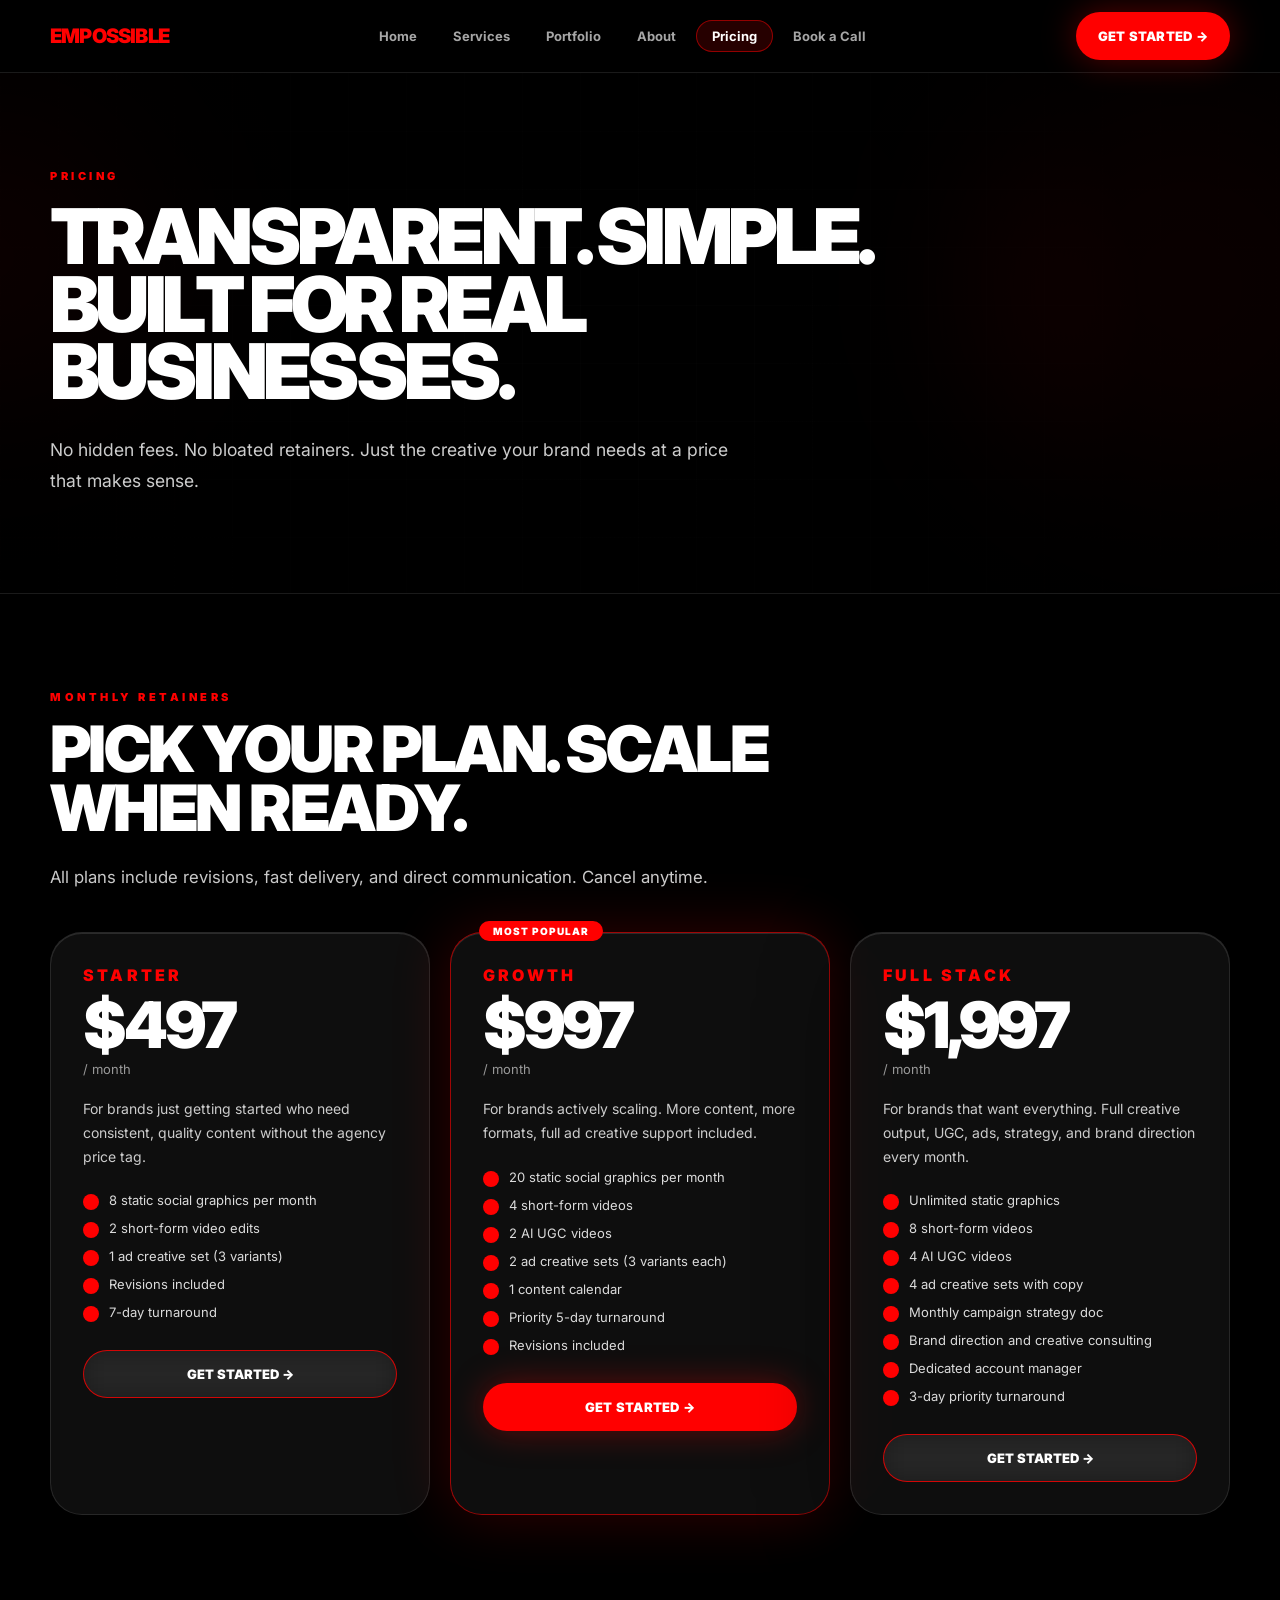
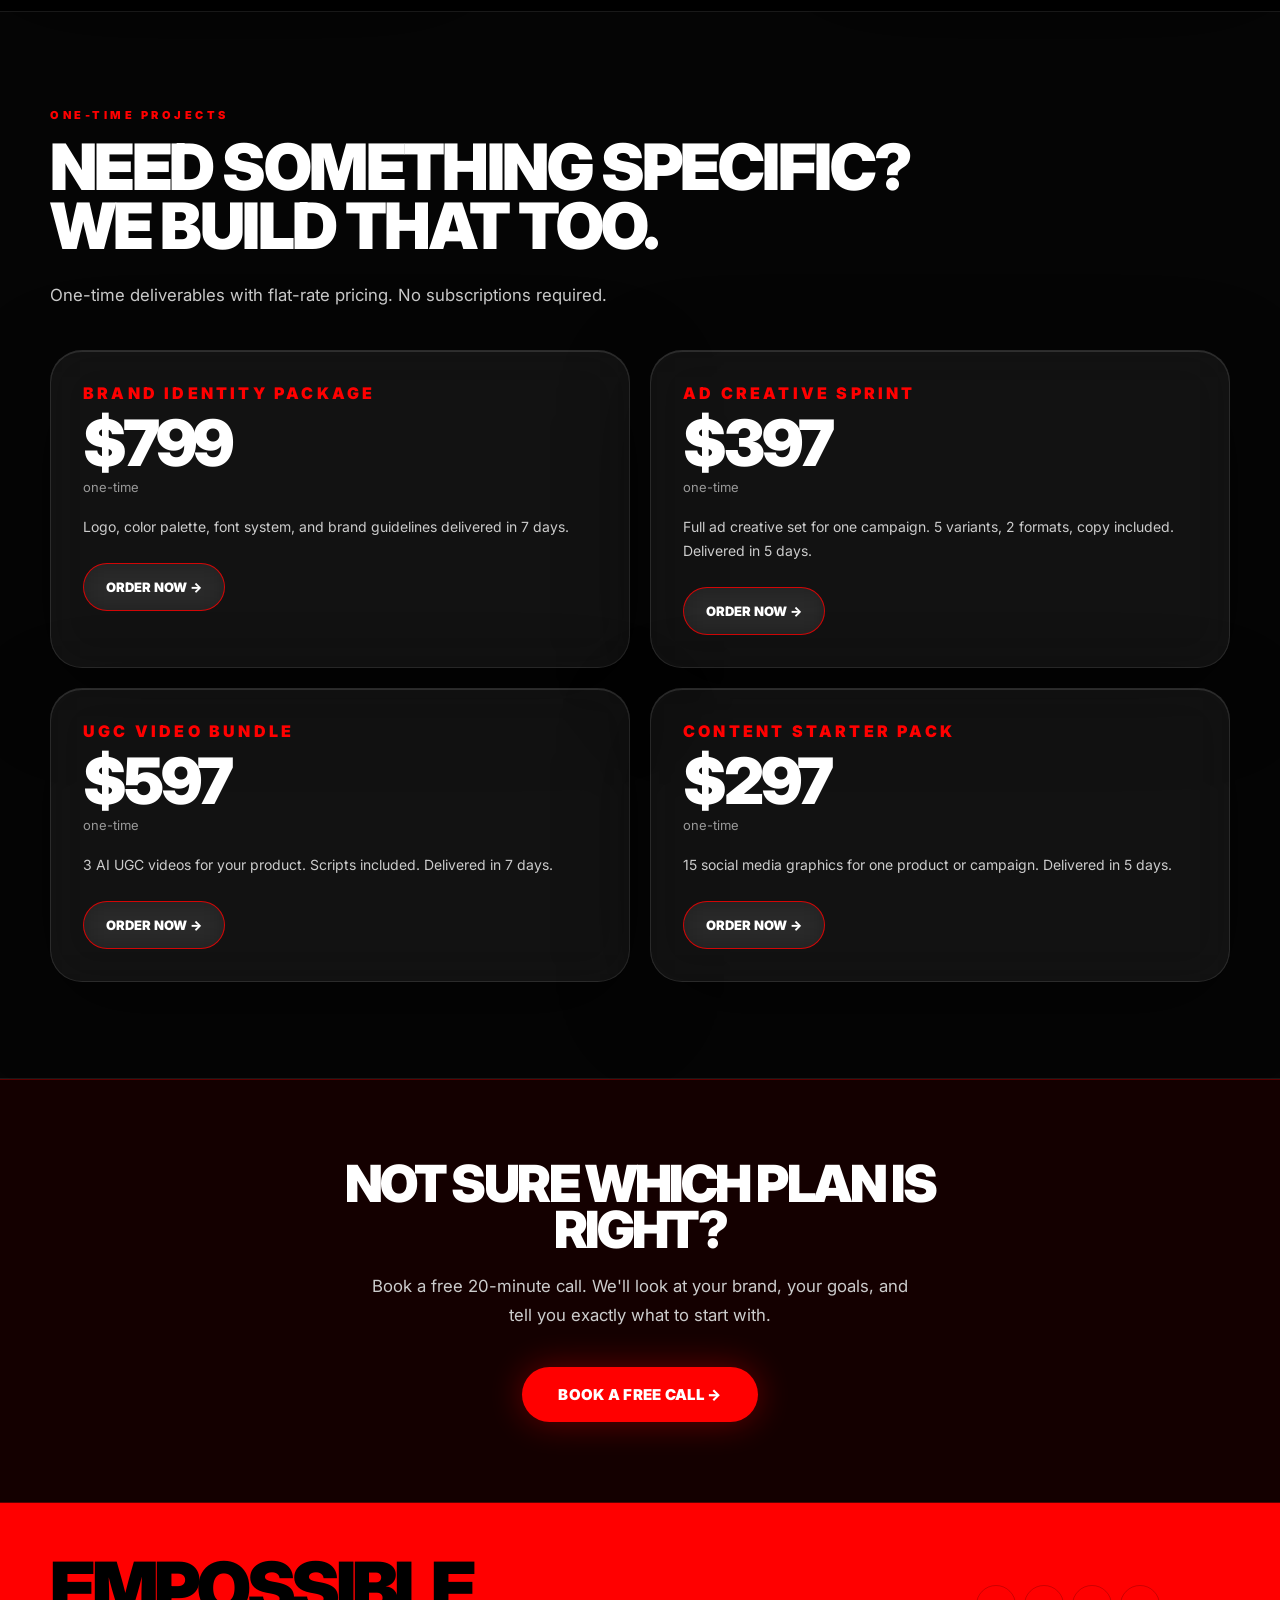
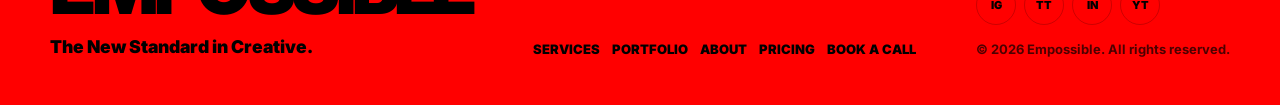
<file: pricing.html>
<!DOCTYPE html>
<html lang="en">
<head>
  <meta charset="UTF-8" />
  <meta name="viewport" content="width=device-width, initial-scale=1.0" />
  <title>Pricing | Empossible</title>
  <meta name="description" content="Simple, transparent pricing for AI creative. Monthly retainers and one-time project packages from Empossible." />
  <link rel="preconnect" href="https://fonts.googleapis.com" />
  <link rel="preconnect" href="https://fonts.gstatic.com" crossorigin />
  <link href="https://fonts.googleapis.com/css2?family=Inter:wght@400;600;700;900&display=swap" rel="stylesheet" />
  <link rel="stylesheet" href="styles.css" />
</head>
<body>
<header class="site-header">
  <nav class="nav-inner">
    <a href="index.html" class="nav-logo">Empossible</a>
    <div class="nav-links">
      <a href="index.html" class="nav-link">Home</a>
      <a href="services.html" class="nav-link">Services</a>
      <a href="portfolio.html" class="nav-link">Portfolio</a>
      <a href="about.html" class="nav-link">About</a>
      <a href="pricing.html" class="nav-link active">Pricing</a>
      <a href="book.html" class="nav-link">Book a Call</a>
    </div>
    <a href="book.html" class="btn-primary nav-cta">Get Started &rarr;</a>
    <button class="mobile-menu-btn" aria-label="Toggle navigation" aria-expanded="false"><span></span><span></span><span></span></button>
  </nav>
  <div class="mobile-menu">
    <a href="index.html" class="mobile-link">Home</a>
    <a href="services.html" class="mobile-link">Services</a>
    <a href="portfolio.html" class="mobile-link">Portfolio</a>
    <a href="about.html" class="mobile-link">About</a>
    <a href="pricing.html" class="mobile-link">Pricing</a>
    <a href="book.html" class="mobile-link">Book a Call</a>
    <a href="book.html" class="btn-primary" style="margin-top:12px;display:inline-flex;">Get Started &rarr;</a>
  </div>
</header>
<main>
<section class="page-hero">
  <div class="page-hero-bg"><div class="hero-glow-left"></div><div class="hero-glow-right"></div><div class="hero-grid"></div><div class="hero-vignette"></div></div>
  <div class="page-hero-content">
    <p class="page-hero-label fade-up">PRICING</p>
    <h1 class="page-hero-title fade-up">Transparent. Simple. Built for Real Businesses.</h1>
    <p class="page-hero-sub fade-up">No hidden fees. No bloated retainers. Just the creative your brand needs at a price that makes sense.</p>
  </div>
</section>

<section class="section">
  <div class="container">
    <div class="section-label scroll-reveal">MONTHLY RETAINERS</div>
    <h2 class="section-title scroll-reveal">Pick Your Plan. Scale When Ready.</h2>
    <p class="section-sub scroll-reveal">All plans include revisions, fast delivery, and direct communication. Cancel anytime.</p>

    <div class="pricing-grid mt-10">

      <div class="pricing-card scroll-reveal">
        <p class="pricing-name">Starter</p>
        <p class="pricing-price">$497</p>
        <p class="pricing-period">/ month</p>
        <p class="pricing-desc">For brands just getting started who need consistent, quality content without the agency price tag.</p>
        <ul class="pricing-list">
          <li>8 static social graphics per month</li>
          <li>2 short-form video edits</li>
          <li>1 ad creative set (3 variants)</li>
          <li>Revisions included</li>
          <li>7-day turnaround</li>
        </ul>
        <a href="book.html" class="btn-outline" style="width:100%;justify-content:center;">Get Started &rarr;</a>
      </div>

      <div class="pricing-card featured scroll-reveal">
        <span class="pricing-badge">Most Popular</span>
        <p class="pricing-name">Growth</p>
        <p class="pricing-price">$997</p>
        <p class="pricing-period">/ month</p>
        <p class="pricing-desc">For brands actively scaling. More content, more formats, full ad creative support included.</p>
        <ul class="pricing-list">
          <li>20 static social graphics per month</li>
          <li>4 short-form videos</li>
          <li>2 AI UGC videos</li>
          <li>2 ad creative sets (3 variants each)</li>
          <li>1 content calendar</li>
          <li>Priority 5-day turnaround</li>
          <li>Revisions included</li>
        </ul>
        <a href="book.html" class="btn-primary" style="width:100%;justify-content:center;">Get Started &rarr;</a>
      </div>

      <div class="pricing-card scroll-reveal">
        <p class="pricing-name">Full Stack</p>
        <p class="pricing-price">$1,997</p>
        <p class="pricing-period">/ month</p>
        <p class="pricing-desc">For brands that want everything. Full creative output, UGC, ads, strategy, and brand direction every month.</p>
        <ul class="pricing-list">
          <li>Unlimited static graphics</li>
          <li>8 short-form videos</li>
          <li>4 AI UGC videos</li>
          <li>4 ad creative sets with copy</li>
          <li>Monthly campaign strategy doc</li>
          <li>Brand direction and creative consulting</li>
          <li>Dedicated account manager</li>
          <li>3-day priority turnaround</li>
        </ul>
        <a href="book.html" class="btn-outline" style="width:100%;justify-content:center;">Get Started &rarr;</a>
      </div>

    </div>
  </div>
</section>

<section class="section section-alt">
  <div class="container">
    <div class="section-label scroll-reveal">ONE-TIME PROJECTS</div>
    <h2 class="section-title scroll-reveal">Need Something Specific? We Build That Too.</h2>
    <p class="section-sub scroll-reveal">One-time deliverables with flat-rate pricing. No subscriptions required.</p>

    <div class="one-time-grid mt-10">
      <div class="pricing-card scroll-reveal">
        <p class="pricing-name">Brand Identity Package</p>
        <p class="pricing-price">$799</p>
        <p class="pricing-period">one-time</p>
        <p class="pricing-desc">Logo, color palette, font system, and brand guidelines delivered in 7 days.</p>
        <a href="book.html" class="btn-outline">Order Now &rarr;</a>
      </div>
      <div class="pricing-card scroll-reveal">
        <p class="pricing-name">Ad Creative Sprint</p>
        <p class="pricing-price">$397</p>
        <p class="pricing-period">one-time</p>
        <p class="pricing-desc">Full ad creative set for one campaign. 5 variants, 2 formats, copy included. Delivered in 5 days.</p>
        <a href="book.html" class="btn-outline">Order Now &rarr;</a>
      </div>
      <div class="pricing-card scroll-reveal">
        <p class="pricing-name">UGC Video Bundle</p>
        <p class="pricing-price">$597</p>
        <p class="pricing-period">one-time</p>
        <p class="pricing-desc">3 AI UGC videos for your product. Scripts included. Delivered in 7 days.</p>
        <a href="book.html" class="btn-outline">Order Now &rarr;</a>
      </div>
      <div class="pricing-card scroll-reveal">
        <p class="pricing-name">Content Starter Pack</p>
        <p class="pricing-price">$297</p>
        <p class="pricing-period">one-time</p>
        <p class="pricing-desc">15 social media graphics for one product or campaign. Delivered in 5 days.</p>
        <a href="book.html" class="btn-outline">Order Now &rarr;</a>
      </div>
    </div>
  </div>
</section>

<section class="cta-banner scroll-reveal">
  <div class="container text-center">
    <h2 class="cta-title">Not Sure Which Plan Is Right?</h2>
    <p class="cta-sub">Book a free 20-minute call. We'll look at your brand, your goals, and tell you exactly what to start with.</p>
    <a href="book.html" class="btn-primary btn-large">Book a Free Call &rarr;</a>
  </div>
</section>
</main>
<footer class="site-footer">
  <div class="footer-inner">
    <div class="footer-brand"><a href="index.html" class="footer-logo">Empossible</a><p class="footer-tagline">The New Standard in Creative.</p></div>
    <div class="footer-links"><a href="services.html">Services</a><a href="portfolio.html">Portfolio</a><a href="about.html">About</a><a href="pricing.html">Pricing</a><a href="book.html">Book a Call</a></div>
    <div class="footer-right"><div class="social-icons"><span class="social-icon">IG</span><span class="social-icon">TT</span><span class="social-icon">IN</span><span class="social-icon">YT</span></div><p class="footer-copy">&copy; 2026 Empossible. All rights reserved.</p></div>
  </div>
</footer>
<script src="main.js"></script>
</body>
</html>
</file>
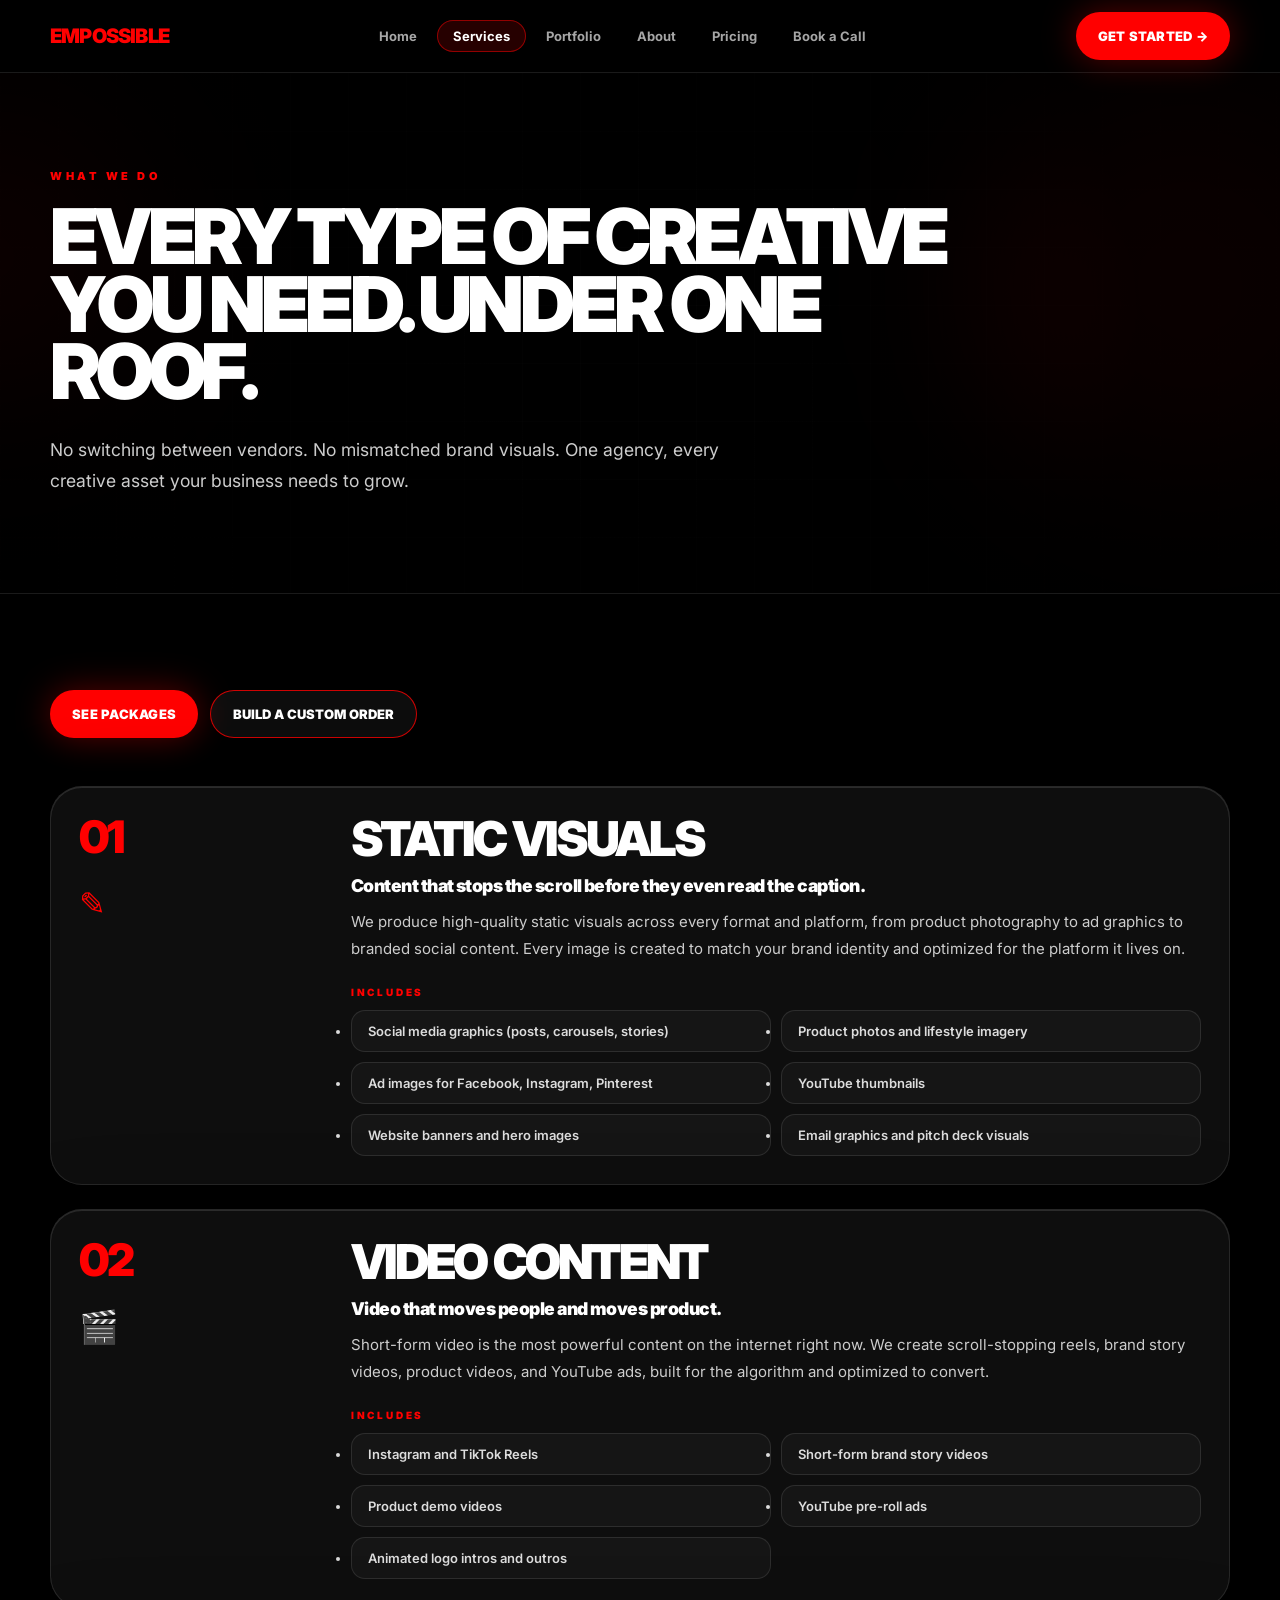
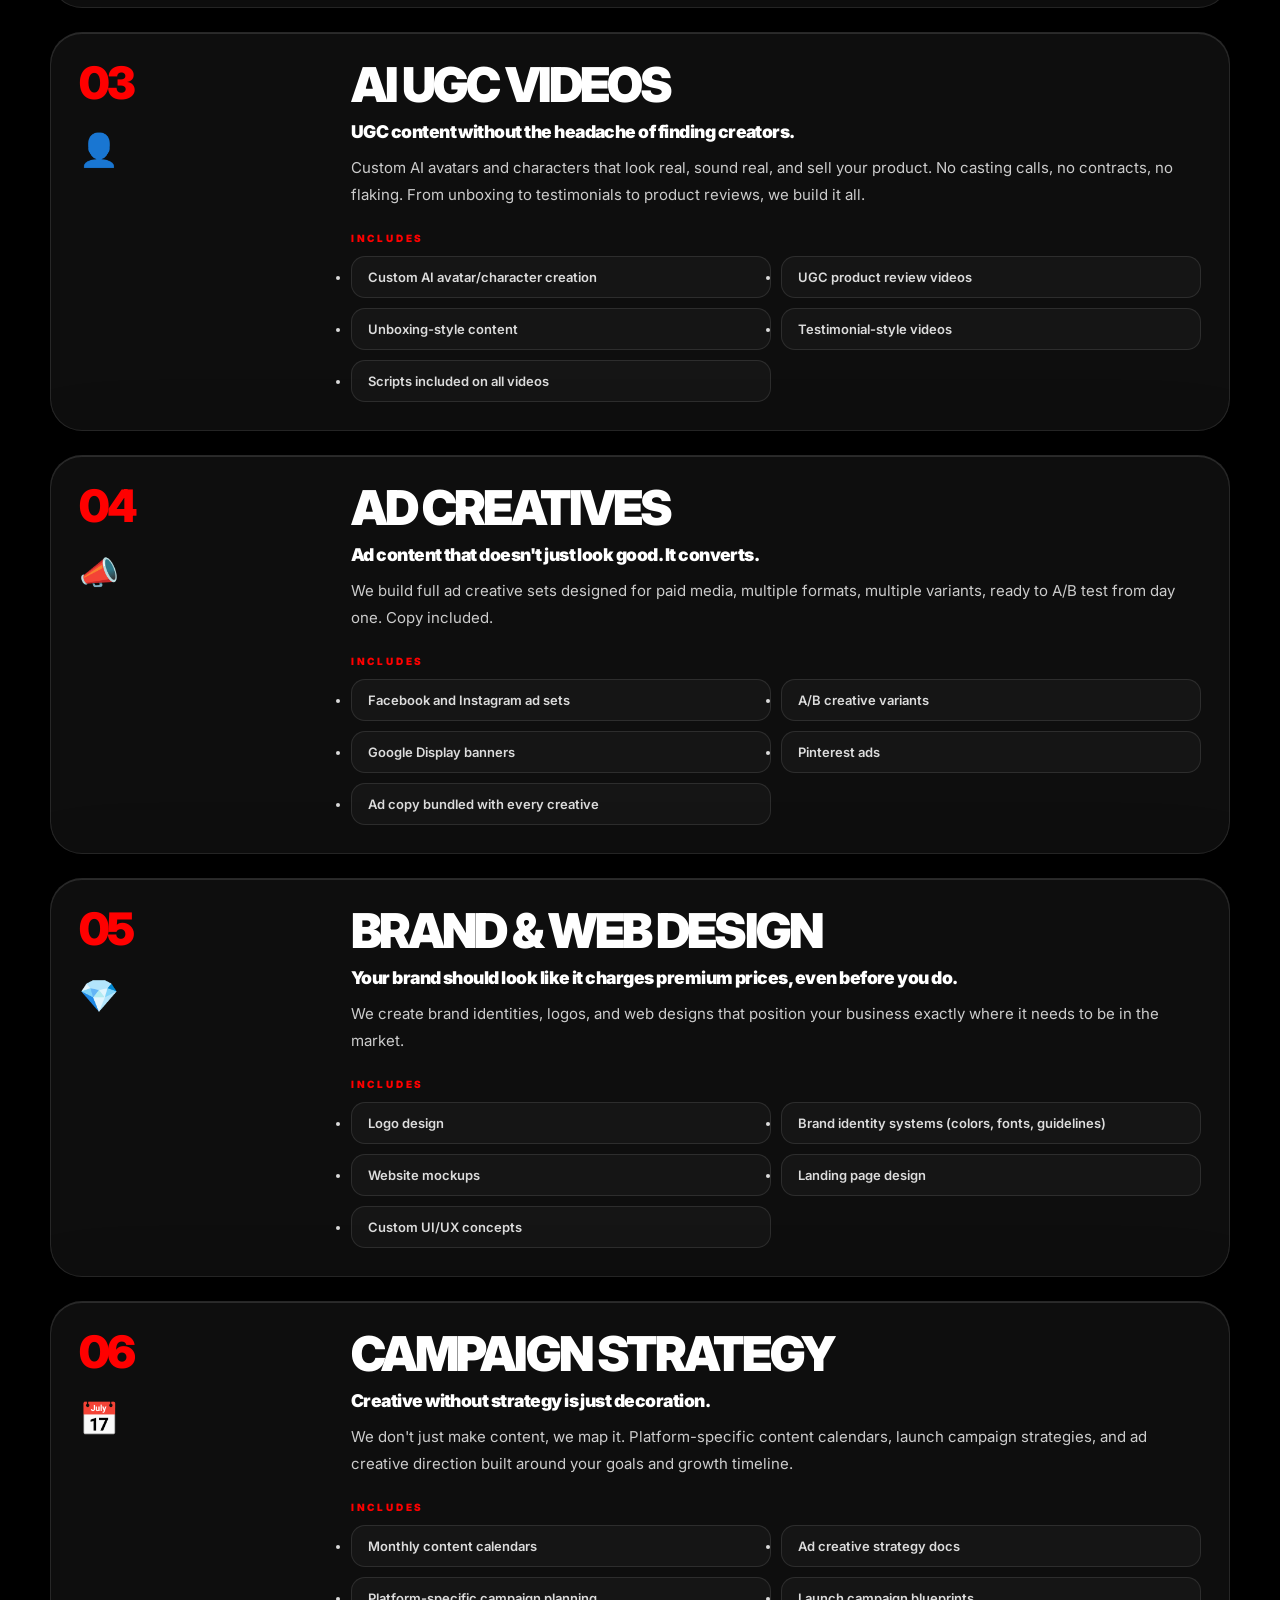
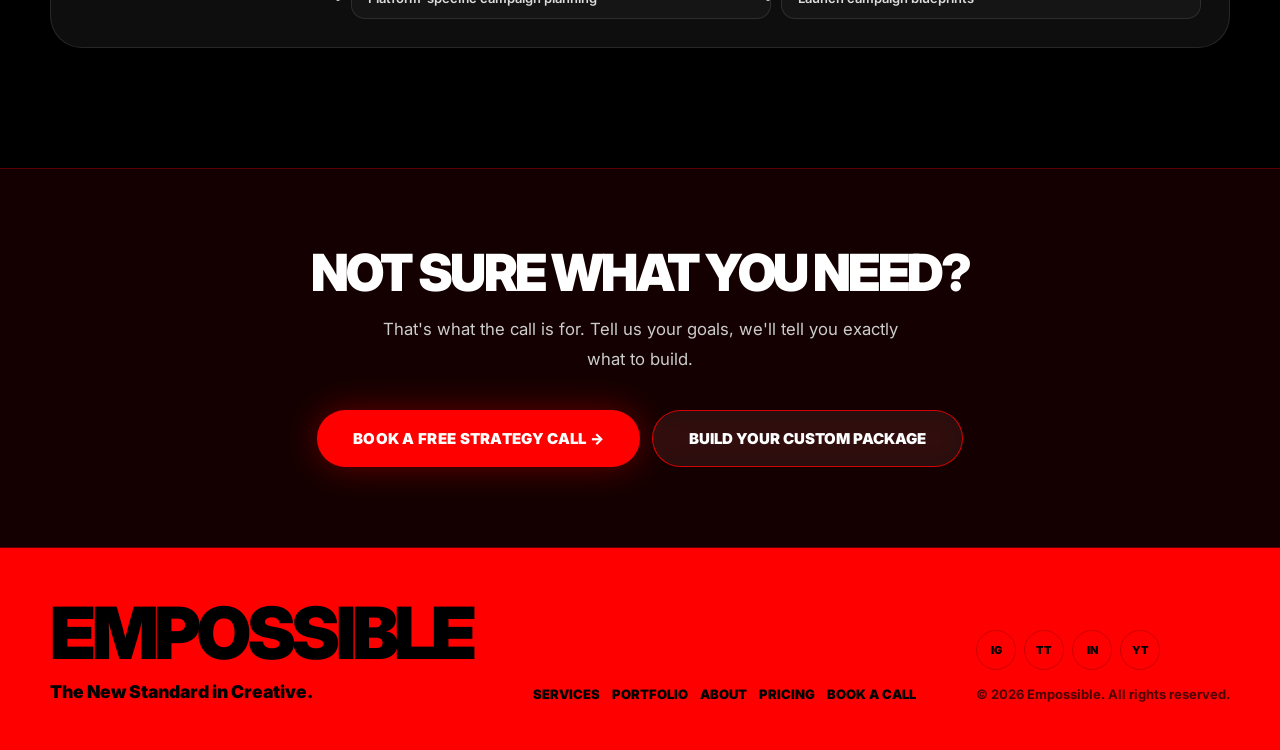
<file: services.html>
<!DOCTYPE html>
<html lang="en">
<head>
  <meta charset="UTF-8" />
  <meta name="viewport" content="width=device-width, initial-scale=1.0" />
  <title>Services | Empossible</title>
  <meta name="description" content="Every type of AI creative Empossible builds under one roof." />
  <link rel="preconnect" href="https://fonts.googleapis.com" />
  <link rel="preconnect" href="https://fonts.gstatic.com" crossorigin />
  <link href="https://fonts.googleapis.com/css2?family=Inter:wght@400;600;700;900&display=swap" rel="stylesheet" />
  <link rel="stylesheet" href="styles.css" />
</head>
<body>
<header class="site-header">
  <nav class="nav-inner">
    <a href="index.html" class="nav-logo">Empossible</a>
    <div class="nav-links">
      <a href="index.html" class="nav-link">Home</a>
      <a href="services.html" class="nav-link active">Services</a>
      <a href="portfolio.html" class="nav-link">Portfolio</a>
      <a href="about.html" class="nav-link">About</a>
      <a href="pricing.html" class="nav-link">Pricing</a>
      <a href="book.html" class="nav-link">Book a Call</a>
    </div>
    <a href="book.html" class="btn-primary nav-cta">Get Started &rarr;</a>
    <button class="mobile-menu-btn" aria-label="Toggle navigation" aria-expanded="false"><span></span><span></span><span></span></button>
  </nav>
  <div class="mobile-menu">
    <a href="index.html" class="mobile-link">Home</a>
    <a href="services.html" class="mobile-link">Services</a>
    <a href="portfolio.html" class="mobile-link">Portfolio</a>
    <a href="about.html" class="mobile-link">About</a>
    <a href="pricing.html" class="mobile-link">Pricing</a>
    <a href="book.html" class="mobile-link">Book a Call</a>
    <a href="book.html" class="btn-primary" style="margin-top:12px;display:inline-flex;">Get Started &rarr;</a>
  </div>
</header>
<main>
<section class="page-hero">
  <div class="page-hero-bg"><div class="hero-glow-left"></div><div class="hero-glow-right"></div><div class="hero-grid"></div><div class="hero-vignette"></div></div>
  <div class="page-hero-content">
    <p class="page-hero-label fade-up">WHAT WE DO</p>
    <h1 class="page-hero-title fade-up">Every Type of Creative You Need. Under One Roof.</h1>
    <p class="page-hero-sub fade-up">No switching between vendors. No mismatched brand visuals. One agency, every creative asset your business needs to grow.</p>
  </div>
</section>

<section class="section">
  <div class="container">
    <div class="scroll-reveal" style="display:flex;flex-wrap:wrap;gap:12px;margin-bottom:48px;">
      <a href="pricing.html" class="btn-primary">See Packages</a>
      <a href="book.html" class="btn-outline">Build a Custom Order</a>
    </div>
    <div>

      <article class="service-card scroll-reveal">
        <div><span class="service-num">01</span><div class="service-icon">&#9998;</div></div>
        <div>
          <h2 class="service-title">Static Visuals</h2>
          <p class="service-tagline">Content that stops the scroll before they even read the caption.</p>
          <p class="service-desc">We produce high-quality static visuals across every format and platform, from product photography to ad graphics to branded social content. Every image is created to match your brand identity and optimized for the platform it lives on.</p>
          <p class="includes-label">Includes</p>
          <ul class="includes-grid">
            <li class="includes-item">Social media graphics (posts, carousels, stories)</li>
            <li class="includes-item">Product photos and lifestyle imagery</li>
            <li class="includes-item">Ad images for Facebook, Instagram, Pinterest</li>
            <li class="includes-item">YouTube thumbnails</li>
            <li class="includes-item">Website banners and hero images</li>
            <li class="includes-item">Email graphics and pitch deck visuals</li>
          </ul>
        </div>
      </article>

      <article class="service-card scroll-reveal">
        <div><span class="service-num">02</span><div class="service-icon">&#127916;</div></div>
        <div>
          <h2 class="service-title">Video Content</h2>
          <p class="service-tagline">Video that moves people and moves product.</p>
          <p class="service-desc">Short-form video is the most powerful content on the internet right now. We create scroll-stopping reels, brand story videos, product videos, and YouTube ads, built for the algorithm and optimized to convert.</p>
          <p class="includes-label">Includes</p>
          <ul class="includes-grid">
            <li class="includes-item">Instagram and TikTok Reels</li>
            <li class="includes-item">Short-form brand story videos</li>
            <li class="includes-item">Product demo videos</li>
            <li class="includes-item">YouTube pre-roll ads</li>
            <li class="includes-item">Animated logo intros and outros</li>
          </ul>
        </div>
      </article>

      <article class="service-card scroll-reveal">
        <div><span class="service-num">03</span><div class="service-icon">&#128100;</div></div>
        <div>
          <h2 class="service-title">AI UGC Videos</h2>
          <p class="service-tagline">UGC content without the headache of finding creators.</p>
          <p class="service-desc">Custom AI avatars and characters that look real, sound real, and sell your product. No casting calls, no contracts, no flaking. From unboxing to testimonials to product reviews, we build it all.</p>
          <p class="includes-label">Includes</p>
          <ul class="includes-grid">
            <li class="includes-item">Custom AI avatar/character creation</li>
            <li class="includes-item">UGC product review videos</li>
            <li class="includes-item">Unboxing-style content</li>
            <li class="includes-item">Testimonial-style videos</li>
            <li class="includes-item">Scripts included on all videos</li>
          </ul>
        </div>
      </article>

      <article class="service-card scroll-reveal">
        <div><span class="service-num">04</span><div class="service-icon">&#128227;</div></div>
        <div>
          <h2 class="service-title">Ad Creatives</h2>
          <p class="service-tagline">Ad content that doesn't just look good. It converts.</p>
          <p class="service-desc">We build full ad creative sets designed for paid media, multiple formats, multiple variants, ready to A/B test from day one. Copy included.</p>
          <p class="includes-label">Includes</p>
          <ul class="includes-grid">
            <li class="includes-item">Facebook and Instagram ad sets</li>
            <li class="includes-item">A/B creative variants</li>
            <li class="includes-item">Google Display banners</li>
            <li class="includes-item">Pinterest ads</li>
            <li class="includes-item">Ad copy bundled with every creative</li>
          </ul>
        </div>
      </article>

      <article class="service-card scroll-reveal">
        <div><span class="service-num">05</span><div class="service-icon">&#128142;</div></div>
        <div>
          <h2 class="service-title">Brand &amp; Web Design</h2>
          <p class="service-tagline">Your brand should look like it charges premium prices, even before you do.</p>
          <p class="service-desc">We create brand identities, logos, and web designs that position your business exactly where it needs to be in the market.</p>
          <p class="includes-label">Includes</p>
          <ul class="includes-grid">
            <li class="includes-item">Logo design</li>
            <li class="includes-item">Brand identity systems (colors, fonts, guidelines)</li>
            <li class="includes-item">Website mockups</li>
            <li class="includes-item">Landing page design</li>
            <li class="includes-item">Custom UI/UX concepts</li>
          </ul>
        </div>
      </article>

      <article class="service-card scroll-reveal">
        <div><span class="service-num">06</span><div class="service-icon">&#128197;</div></div>
        <div>
          <h2 class="service-title">Campaign Strategy</h2>
          <p class="service-tagline">Creative without strategy is just decoration.</p>
          <p class="service-desc">We don't just make content, we map it. Platform-specific content calendars, launch campaign strategies, and ad creative direction built around your goals and growth timeline.</p>
          <p class="includes-label">Includes</p>
          <ul class="includes-grid">
            <li class="includes-item">Monthly content calendars</li>
            <li class="includes-item">Ad creative strategy docs</li>
            <li class="includes-item">Platform-specific campaign planning</li>
            <li class="includes-item">Launch campaign blueprints</li>
          </ul>
        </div>
      </article>

    </div>
  </div>
</section>

<section class="cta-banner scroll-reveal">
  <div class="container text-center">
    <h2 class="cta-title">Not Sure What You Need?</h2>
    <p class="cta-sub">That's what the call is for. Tell us your goals, we'll tell you exactly what to build.</p>
    <div style="display:flex;gap:12px;justify-content:center;flex-wrap:wrap;">
      <a href="book.html" class="btn-primary btn-large">Book a Free Strategy Call &rarr;</a>
      <a href="book.html" class="btn-outline btn-large">Build Your Custom Package</a>
    </div>
  </div>
</section>
</main>
<footer class="site-footer">
  <div class="footer-inner">
    <div class="footer-brand"><a href="index.html" class="footer-logo">Empossible</a><p class="footer-tagline">The New Standard in Creative.</p></div>
    <div class="footer-links"><a href="services.html">Services</a><a href="portfolio.html">Portfolio</a><a href="about.html">About</a><a href="pricing.html">Pricing</a><a href="book.html">Book a Call</a></div>
    <div class="footer-right"><div class="social-icons"><span class="social-icon">IG</span><span class="social-icon">TT</span><span class="social-icon">IN</span><span class="social-icon">YT</span></div><p class="footer-copy">&copy; 2026 Empossible. All rights reserved.</p></div>
  </div>
</footer>
<script src="main.js"></script>
</body>
</html>
</file>
<file: styles.css>
/* ===========================
   EMPOSSIBLE — styles.css
   =========================== */

*, *::before, *::after { box-sizing: border-box; margin: 0; padding: 0; }

:root {
  --red: #ff0000;
  --red-dark: #cc0000;
  --black: #000000;
  --gray-900: #111111;
  --gray-800: #1a1a1a;
  --gray-700: #333333;
  --gray-400: #999999;
  --gray-300: #cccccc;
  --white: #ffffff;
  --font: 'Inter', system-ui, sans-serif;
}

html { scroll-behavior: smooth; }
body { background: var(--black); color: var(--white); font-family: var(--font); min-height: 100vh; -webkit-font-smoothing: antialiased; }
a { text-decoration: none; color: inherit; }
img { max-width: 100%; display: block; }

/* ===== UTILITIES ===== */
.container { max-width: min(1180px, calc(100% - 32px)); margin: 0 auto; }
.section { padding: 96px 0; }
.section-alt { background: rgba(255,255,255,0.02); border-top: 1px solid rgba(255,255,255,0.08); border-bottom: 1px solid rgba(255,255,255,0.08); padding: 96px 0; }
.mt-10 { margin-top: 40px; }
.text-center { text-align: center; }
.section-label { font-size: 11px; font-weight: 900; text-transform: uppercase; letter-spacing: 0.32em; color: var(--red); margin-bottom: 16px; }
.section-title { font-size: clamp(2.2rem, 5vw, 4.5rem); font-weight: 900; text-transform: uppercase; line-height: 0.92; letter-spacing: -0.04em; color: var(--white); max-width: 900px; }
.section-sub { margin-top: 24px; font-size: 1.05rem; line-height: 1.8; color: var(--gray-300); max-width: 700px; }

/* ===== BUTTONS ===== */
.btn-primary {
  display: inline-flex; align-items: center; justify-content: center;
  background: var(--red); color: var(--white); font-weight: 900; font-size: 13px;
  text-transform: uppercase; letter-spacing: 0.02em; border-radius: 9999px;
  padding: 14px 22px; min-height: 48px; border: none; cursor: pointer;
  box-shadow: 0 0 34px rgba(255,0,0,0.35); transition: background 0.3s, box-shadow 0.3s, transform 0.2s;
}
.btn-primary:hover { background: #cc0000; box-shadow: 0 0 48px rgba(255,0,0,0.55); transform: translateX(2px); }
.btn-outline {
  display: inline-flex; align-items: center; justify-content: center;
  background: rgba(255,255,255,0.05); color: var(--white); font-weight: 900; font-size: 13px;
  text-transform: uppercase; border-radius: 9999px; padding: 14px 22px; min-height: 48px;
  border: 1px solid rgba(255,0,0,0.8); cursor: pointer; transition: background 0.3s, border-color 0.3s, transform 0.2s;
  backdrop-filter: blur(12px);
}
.btn-outline:hover { background: rgba(255,0,0,0.15); border-color: var(--red); transform: translateX(2px); }
.btn-large { padding: 18px 36px; font-size: 15px; }

/* ===== HEADER ===== */
.site-header {
  position: sticky; top: 0; z-index: 50;
  background: rgba(0,0,0,0.45); backdrop-filter: blur(24px);
  border-bottom: 1px solid rgba(255,255,255,0.1);
}
.nav-inner {
  max-width: min(1180px, calc(100% - 32px)); margin: 0 auto;
  display: flex; align-items: center; justify-content: space-between;
  gap: 20px; min-height: 72px;
}
.nav-logo { font-size: 20px; font-weight: 900; text-transform: uppercase; letter-spacing: -0.04em; color: var(--red); }
.nav-links { display: flex; align-items: center; gap: 4px; }
.nav-link { padding: 8px 16px; border-radius: 9999px; font-size: 13px; font-weight: 700; color: rgba(255,255,255,0.65); transition: background 0.2s, color 0.2s; }
.nav-link:hover { background: rgba(255,255,255,0.1); color: var(--white); }
.nav-link.active { background: rgba(255,0,0,0.15); color: var(--white); box-shadow: inset 0 0 0 1px rgba(255,0,0,0.5); }
.nav-cta { font-size: 13px; }
.mobile-menu-btn { display: none; flex-direction: column; gap: 5px; background: rgba(255,255,255,0.05); border: 1px solid rgba(255,255,255,0.1); border-radius: 9999px; width: 44px; height: 44px; align-items: center; justify-content: center; cursor: pointer; }
.mobile-menu-btn span { display: block; width: 18px; height: 2px; background: var(--white); border-radius: 2px; transition: transform 0.3s, opacity 0.3s; }
.mobile-menu { display: none; flex-direction: column; padding: 16px 20px 20px; gap: 4px; border-bottom: 1px solid rgba(255,255,255,0.08); }
.mobile-menu.open { display: flex; }
.mobile-link { padding: 10px 16px; font-size: 14px; font-weight: 700; color: rgba(255,255,255,0.75); border-radius: 10px; transition: background 0.2s; }
.mobile-link:hover { background: rgba(255,255,255,0.08); color: var(--white); }

/* ===== HERO ===== */
.hero-section {
  position: relative; overflow: hidden;
  border-bottom: 1px solid rgba(255,255,255,0.1);
}
.hero-bg { pointer-events: none; position: absolute; inset: 0; overflow: hidden; }
.hero-glow { position: absolute; border-radius: 9999px; filter: blur(80px); }
.hero-glow-left { left: -12%; top: 40px; width: 288px; height: 288px; background: rgba(255,0,0,0.25); }
.hero-glow-right { right: -8%; top: 20px; width: 384px; height: 384px; background: rgba(255,0,0,0.2); }
.hero-grid {
  position: absolute; inset: 0;
  background: repeating-linear-gradient(rgba(255,255,255,0.04) 0 1px, transparent 1px 58px),
              repeating-linear-gradient(90deg, rgba(255,255,255,0.04) 0 1px, transparent 1px 58px);
  opacity: 0.25;
}
.hero-vignette { position: absolute; inset: 0; background: radial-gradient(circle at center, transparent 0%, rgba(0,0,0,0.82) 72%); }
.hero-inner {
  position: relative; z-index: 10;
  max-width: min(1180px, calc(100% - 32px)); margin: 0 auto;
  display: grid; align-items: center; gap: 48px;
  min-height: calc(100vh - 72px);
  padding: 60px 0 60px;
  grid-template-columns: 1.12fr 0.88fr;
}
.hero-content { display: flex; flex-direction: column; gap: 0; }
.announcement-pill {
  display: inline-flex; align-items: center;
  border: 1px solid rgba(255,0,0,0.4); background: rgba(255,0,0,0.15);
  color: rgba(255,220,220,1); font-size: 11px; font-weight: 900;
  text-transform: uppercase; letter-spacing: 0.18em;
  padding: 8px 16px; border-radius: 9999px; backdrop-filter: blur(12px);
  width: fit-content; margin-bottom: 20px;
}
.hero-headline {
  font-size: clamp(3rem, 7.5vw, 7rem); font-weight: 900; text-transform: uppercase;
  line-height: 0.82; letter-spacing: -0.07em; color: var(--white); max-width: 640px;
  margin-bottom: 28px;
}
.hero-sub { font-size: clamp(1rem, 1.5vw, 1.15rem); line-height: 1.75; color: var(--gray-300); max-width: 520px; margin-bottom: 32px; }
.hero-ctas { display: flex; flex-wrap: wrap; gap: 12px; margin-bottom: 24px; }
.hero-badges { display: flex; flex-wrap: wrap; gap: 16px; }
.badge { display: inline-flex; align-items: center; gap: 8px; font-size: 13px; font-weight: 700; color: var(--gray-300); }

/* ===== PHONE MOCKUP ===== */
.phone-mockup {
  position: relative; margin: 0 auto;
  width: 100%; max-width: 280px;
  aspect-ratio: 9/18;
  border-radius: 3rem; border: 1px solid rgba(255,0,0,0.6);
  background: #0a0a0a; padding: 12px;
  box-shadow: 0 0 80px rgba(255,0,0,0.25);
}
.phone-notch { position: absolute; top: 12px; left: 50%; transform: translateX(-50%); width: 80px; height: 20px; background: #000; border-radius: 9999px; z-index: 2; }
.phone-screen { position: relative; height: 100%; overflow: hidden; border-radius: 2.5rem; border: 1px solid rgba(255,255,255,0.1); background: #000; }
.phone-screen-glow { position: absolute; inset: 0; background: radial-gradient(circle at 50% 10%, rgba(255,0,0,0.38), transparent 32%), linear-gradient(180deg, rgba(255,255,255,0.08), transparent); }
.phone-brand { position: absolute; top: 32px; left: 20px; font-size: 10px; font-weight: 900; text-transform: uppercase; color: var(--red); z-index: 2; }
.phone-feed-title { position: absolute; top: 72px; left: 20px; right: 20px; font-size: 28px; font-weight: 900; text-transform: uppercase; line-height: 0.85; letter-spacing: -0.06em; color: var(--white); z-index: 2; }
.phone-video-card { position: absolute; top: 160px; left: 20px; right: 20px; height: 130px; border-radius: 20px; border: 1px solid rgba(255,255,255,0.1); background: rgba(255,255,255,0.1); backdrop-filter: blur(12px); z-index: 2; }
.phone-video-inner { position: absolute; inset: 10px; border-radius: 14px; background: rgba(0,0,0,0.45); display: grid; place-items: center; }
.play-btn { width: 52px; height: 52px; border-radius: 9999px; background: var(--red); display: grid; place-items: center; box-shadow: 0 0 30px rgba(255,0,0,0.65); }
.play-btn-sm { width: 40px; height: 40px; border-radius: 9999px; background: var(--red); display: grid; place-items: center; box-shadow: 0 0 20px rgba(255,0,0,0.5); }
.phone-cards { position: absolute; bottom: 20px; left: 16px; right: 16px; display: grid; gap: 8px; z-index: 2; }
.phone-card { background: rgba(255,255,255,0.1); border: 1px solid rgba(255,255,255,0.1); border-radius: 14px; padding: 10px 12px; backdrop-filter: blur(12px); }
.phone-card p { font-size: 10px; font-weight: 900; text-transform: uppercase; color: var(--white); margin-bottom: 6px; }
.phone-bar { height: 5px; background: rgba(255,255,255,0.1); border-radius: 9999px; overflow: hidden; }
.phone-bar-fill { height: 100%; background: var(--red); border-radius: 9999px; width: 80%; }

/* ===== CARDS ===== */
.cards-grid-3 { display: grid; gap: 20px; grid-template-columns: repeat(3,1fr); }
.card {
  background: rgba(255,255,255,0.055); border: 1px solid rgba(255,255,255,0.1);
  border-radius: 2rem; padding: 28px;
  box-shadow: inset 0 1px 0 rgba(255,255,255,0.12), 0 24px 90px rgba(0,0,0,0.48);
  backdrop-filter: blur(24px); transition: transform 0.3s, border-color 0.3s, box-shadow 0.3s; height: 100%;
}
.card:hover { transform: translateY(-8px); border-color: rgba(255,0,0,0.7); box-shadow: 0 0 50px rgba(255,0,0,0.22); }
.card-link { display: block; }
.card-icon { font-size: 28px; margin-bottom: 24px; color: var(--red); }
.card-icon-red { font-size: 28px; margin-bottom: 32px; color: var(--red); }
.card-title { font-size: 1.4rem; font-weight: 900; text-transform: uppercase; line-height: 1; letter-spacing: -0.05em; color: var(--white); margin-bottom: 16px; }
.card-text { font-size: 13px; line-height: 1.75; color: var(--gray-300); }

/* ===== PORTFOLIO ===== */
.portfolio-grid { columns: 1; gap: 20px; }
.portfolio-card { position: relative; overflow: hidden; border-radius: 2rem; border: 1px solid rgba(255,255,255,0.1); background: rgba(255,255,255,0.055); backdrop-filter: blur(24px); padding: 12px; margin-bottom: 20px; break-inside: avoid; }
.portfolio-tag { position: absolute; top: 20px; left: 20px; font-size: 10px; font-weight: 900; text-transform: uppercase; color: rgba(255,220,220,1); background: rgba(255,0,0,0.2); border: 1px solid rgba(255,0,0,0.5); border-radius: 9999px; padding: 4px 12px; backdrop-filter: blur(12px); z-index: 2; }
.portfolio-placeholder { position: relative; height: 100%; min-height: 150px; border-radius: 1.5rem; border: 1px solid rgba(255,255,255,0.1); background: #111; display: grid; place-items: center; }
.portfolio-placeholder p { font-size: 12px; font-weight: 900; text-transform: uppercase; color: rgba(255,255,255,0.4); }
.video-placeholder { background: radial-gradient(circle at 35% 20%, rgba(255,0,0,0.35), transparent 28%), #111; }
.portfolio-footer { padding: 12px 8px 4px; }
.portfolio-cat { font-size: 10px; font-weight: 900; text-transform: uppercase; letter-spacing: 0.24em; color: var(--red); margin-bottom: 6px; }
.portfolio-footer h3 { font-size: 1.3rem; font-weight: 900; text-transform: uppercase; line-height: 1; letter-spacing: -0.04em; }
.filter-tabs { display: flex; flex-wrap: wrap; gap: 8px; margin-top: 32px; }
.filter-btn { padding: 8px 16px; border-radius: 9999px; font-size: 11px; font-weight: 900; text-transform: uppercase; border: 1px solid rgba(255,255,255,0.1); background: rgba(255,255,255,0.05); color: var(--gray-300); cursor: pointer; transition: all 0.2s; }
.filter-btn:hover, .filter-btn.active { border-color: var(--red); background: rgba(255,0,0,0.2); color: var(--white); box-shadow: 0 0 24px rgba(255,0,0,0.3); }

/* ===== PROCESS ===== */
.process-list { display: grid; gap: 20px; }
.process-step { display: flex; gap: 24px; align-items: flex-start; background: rgba(255,255,255,0.04); border: 1px solid rgba(255,255,255,0.08); border-radius: 1.5rem; padding: 24px 28px; }
.process-num { font-size: 2.8rem; font-weight: 900; line-height: 1; letter-spacing: -0.06em; color: var(--red); min-width: 60px; }
.process-step h3 { font-size: 1.2rem; font-weight: 900; text-transform: uppercase; letter-spacing: -0.04em; color: var(--white); margin-bottom: 8px; }
.process-step p { font-size: 13px; line-height: 1.75; color: var(--gray-300); }

/* ===== SERVICES PAGE ===== */
.service-card { background: rgba(255,255,255,0.055); border: 1px solid rgba(255,255,255,0.1); border-radius: 2rem; padding: 28px; box-shadow: inset 0 1px 0 rgba(255,255,255,0.12), 0 24px 90px rgba(0,0,0,0.48); backdrop-filter: blur(24px); display: grid; gap: 32px; margin-bottom: 24px; }
.service-num { font-size: 2.8rem; font-weight: 900; line-height: 1; letter-spacing: -0.06em; color: var(--red); }
.service-icon { font-size: 32px; color: var(--red); margin-top: 24px; }
.service-title { font-size: clamp(2rem, 4vw, 3rem); font-weight: 900; text-transform: uppercase; line-height: 1; letter-spacing: -0.06em; color: var(--white); }
.service-tagline { font-size: 1.1rem; font-weight: 900; letter-spacing: -0.03em; color: var(--white); margin: 12px 0; }
.service-desc { font-size: 15px; line-height: 1.8; color: var(--gray-300); }
.includes-label { font-size: 10px; font-weight: 900; text-transform: uppercase; letter-spacing: 0.28em; color: var(--red); margin: 24px 0 12px; }
.includes-grid { display: grid; gap: 10px; grid-template-columns: repeat(2,1fr); }
.includes-item { border: 1px solid rgba(255,255,255,0.1); background: rgba(255,255,255,0.03); border-radius: 14px; padding: 12px 16px; font-size: 13px; font-weight: 600; color: rgba(255,255,255,0.85); }

/* ===== PRICING ===== */
.pricing-grid { display: grid; gap: 20px; }
.pricing-card { background: rgba(255,255,255,0.055); border: 1px solid rgba(255,255,255,0.1); border-radius: 2rem; padding: 32px; box-shadow: inset 0 1px 0 rgba(255,255,255,0.12), 0 24px 90px rgba(0,0,0,0.48); backdrop-filter: blur(24px); position: relative; }
.pricing-card.featured { border-color: rgba(255,0,0,0.6); box-shadow: 0 0 60px rgba(255,0,0,0.2), inset 0 1px 0 rgba(255,255,255,0.12); }
.pricing-badge { position: absolute; top: -12px; left: 28px; background: var(--red); color: var(--white); font-size: 10px; font-weight: 900; text-transform: uppercase; letter-spacing: 0.1em; padding: 4px 14px; border-radius: 9999px; }
.pricing-name { font-size: 1rem; font-weight: 900; text-transform: uppercase; letter-spacing: 0.2em; color: var(--red); margin-bottom: 8px; }
.pricing-price { font-size: clamp(2.5rem, 5vw, 4rem); font-weight: 900; line-height: 1; letter-spacing: -0.05em; color: var(--white); margin-bottom: 4px; }
.pricing-period { font-size: 13px; color: var(--gray-400); margin-bottom: 20px; }
.pricing-desc { font-size: 14px; line-height: 1.7; color: var(--gray-300); margin-bottom: 24px; }
.pricing-list { list-style: none; display: grid; gap: 10px; margin-bottom: 28px; }
.pricing-list li { font-size: 13px; color: rgba(255,255,255,0.85); display: flex; gap: 10px; align-items: flex-start; }
.pricing-list li::before { content: ""; display: inline-block; width: 16px; height: 16px; min-width: 16px; border-radius: 9999px; background: var(--red); margin-top: 2px; }
.one-time-grid { display: grid; gap: 20px; }

/* ===== ABOUT ===== */
.about-grid { display: grid; gap: 40px; }
.value-card { background: rgba(255,255,255,0.04); border: 1px solid rgba(255,255,255,0.08); border-radius: 1.5rem; padding: 28px; }
.value-num { font-size: 2rem; font-weight: 900; color: var(--red); letter-spacing: -0.04em; margin-bottom: 12px; }
.value-title { font-size: 1.3rem; font-weight: 900; text-transform: uppercase; color: var(--white); margin-bottom: 10px; }
.value-text { font-size: 14px; line-height: 1.75; color: var(--gray-300); }
.values-grid { display: grid; gap: 16px; grid-template-columns: repeat(2,1fr); }

/* ===== BOOK ===== */
.book-steps { display: grid; gap: 16px; }
.book-step { display: flex; gap: 20px; align-items: flex-start; background: rgba(255,255,255,0.04); border: 1px solid rgba(255,255,255,0.08); border-radius: 1.5rem; padding: 24px; }
.book-step-num { font-size: 2rem; font-weight: 900; color: var(--red); line-height: 1; min-width: 48px; }
.book-step h3 { font-size: 1.1rem; font-weight: 900; text-transform: uppercase; color: var(--white); margin-bottom: 8px; }
.book-step p { font-size: 13px; line-height: 1.75; color: var(--gray-300); }
.calendly-placeholder { background: rgba(255,255,255,0.04); border: 1px solid rgba(255,255,255,0.1); border-radius: 1.5rem; padding: 60px 32px; text-align: center; margin-top: 40px; }
.calendly-placeholder p { color: var(--gray-400); font-size: 14px; }
.for-you-list { display: grid; gap: 10px; list-style: none; }
.for-you-list li { display: flex; gap: 12px; align-items: flex-start; font-size: 14px; color: rgba(255,255,255,0.8); line-height: 1.6; }
.for-you-list li::before { content: ""; display: block; width: 8px; height: 8px; min-width: 8px; background: var(--red); border-radius: 9999px; margin-top: 6px; }

/* ===== CTA BANNER ===== */
.cta-banner { background: rgba(255,0,0,0.08); border-top: 1px solid rgba(255,0,0,0.3); border-bottom: 1px solid rgba(255,0,0,0.3); padding: 80px 0; }
.cta-title { font-size: clamp(2rem, 4vw, 3.5rem); font-weight: 900; text-transform: uppercase; line-height: 0.9; letter-spacing: -0.05em; color: var(--white); max-width: 700px; margin: 0 auto 20px; }
.cta-sub { font-size: 1.05rem; line-height: 1.75; color: var(--gray-300); max-width: 540px; margin: 0 auto 36px; }

/* ===== FOOTER ===== */
.site-footer { background: var(--red); color: #000; border-top: 1px solid rgba(255,0,0,0.3); }
.footer-inner { max-width: min(1180px, calc(100% - 32px)); margin: 0 auto; display: grid; gap: 40px; padding: 48px 0; }
.footer-logo { display: block; font-size: clamp(2.5rem, 6vw, 4.5rem); font-weight: 900; text-transform: uppercase; line-height: 1; letter-spacing: -0.06em; color: #000; }
.footer-tagline { font-size: 1.1rem; font-weight: 900; color: #000; margin-top: 12px; }
.footer-links { display: flex; flex-wrap: wrap; gap: 12px; font-size: 13px; font-weight: 900; text-transform: uppercase; }
.footer-links a { color: #000; transition: opacity 0.2s; }
.footer-links a:hover { opacity: 0.7; }
.footer-right { display: flex; flex-direction: column; gap: 16px; }
.social-icons { display: flex; gap: 8px; }
.social-icon { width: 40px; height: 40px; border-radius: 9999px; border: 1px solid rgba(0,0,0,0.2); display: grid; place-items: center; font-size: 11px; font-weight: 900; cursor: pointer; transition: background 0.2s; }
.social-icon:hover { background: rgba(0,0,0,0.1); }
.footer-copy { font-size: 13px; font-weight: 700; color: rgba(0,0,0,0.7); }

/* ===== ANIMATIONS ===== */
.fade-up { opacity: 0; filter: blur(8px); transform: translateY(28px); animation: fadeUp 0.7s ease forwards; }
.fade-up-delay { opacity: 0; transform: translateY(36px) rotate(2deg); animation: fadeUpDelay 0.9s ease 0.3s forwards; }
@keyframes fadeUp { to { opacity: 1; filter: blur(0); transform: translateY(0); } }
@keyframes fadeUpDelay { to { opacity: 1; transform: translateY(0) rotate(2deg); } }
.scroll-reveal { opacity: 0; filter: blur(8px); transform: translateY(28px); transition: opacity 0.7s ease, filter 0.7s ease, transform 0.7s ease; }
.scroll-reveal.revealed { opacity: 1; filter: blur(0); transform: translateY(0); }

/* ===== PAGE HERO ===== */
.page-hero { position: relative; overflow: hidden; border-bottom: 1px solid rgba(255,255,255,0.1); padding: 96px 0; }
.page-hero-bg { pointer-events: none; position: absolute; inset: 0; overflow: hidden; }
.page-hero-bg .hero-glow-left { left: -12%; top: 40px; width: 288px; height: 288px; background: rgba(255,0,0,0.25); position: absolute; border-radius: 9999px; filter: blur(80px); }
.page-hero-bg .hero-glow-right { right: -8%; top: 20px; width: 384px; height: 384px; background: rgba(255,0,0,0.2); position: absolute; border-radius: 9999px; filter: blur(80px); }
.page-hero-bg .hero-grid { position: absolute; inset: 0; background: repeating-linear-gradient(rgba(255,255,255,0.04) 0 1px, transparent 1px 58px), repeating-linear-gradient(90deg, rgba(255,255,255,0.04) 0 1px, transparent 1px 58px); opacity: 0.25; }
.page-hero-bg .hero-vignette { position: absolute; inset: 0; background: radial-gradient(circle at center, transparent 0%, rgba(0,0,0,0.82) 72%); }
.page-hero-content { position: relative; z-index: 10; max-width: min(1180px, calc(100% - 32px)); margin: 0 auto; }
.page-hero-label { font-size: 11px; font-weight: 900; text-transform: uppercase; letter-spacing: 0.32em; color: var(--red); margin-bottom: 20px; }
.page-hero-title { font-size: clamp(2.5rem, 6vw, 6rem); font-weight: 900; text-transform: uppercase; line-height: 0.88; letter-spacing: -0.06em; color: var(--white); max-width: 900px; margin-bottom: 28px; }
.page-hero-sub { font-size: 1.1rem; line-height: 1.8; color: var(--gray-300); max-width: 700px; }

/* ===== RESPONSIVE ===== */
@media (max-width: 1024px) {
  .hero-inner { grid-template-columns: 1fr; min-height: auto; padding: 60px 0; gap: 40px; }
  .phone-mockup { max-width: 240px; }
  .hero-headline { font-size: clamp(2.5rem, 8vw, 5rem); }
  .service-card { grid-template-columns: 1fr; }
  .includes-grid { grid-template-columns: 1fr; }
  .values-grid { grid-template-columns: 1fr; }
}
@media (max-width: 768px) {
  .nav-links, .nav-cta { display: none; }
  .mobile-menu-btn { display: flex; }
  .cards-grid-3 { grid-template-columns: 1fr; }
  .portfolio-grid { columns: 1; }
  .section { padding: 64px 0; }
  .section-alt { padding: 64px 0; }
  .footer-inner { grid-template-columns: 1fr; }
  .pricing-grid { grid-template-columns: 1fr; }
  .one-time-grid { grid-template-columns: 1fr; }
  .values-grid { grid-template-columns: 1fr; }
}
@media (min-width: 768px) {
  .portfolio-grid { columns: 2; }
  .pricing-grid { grid-template-columns: repeat(3,1fr); }
  .one-time-grid { grid-template-columns: repeat(2,1fr); }
  .footer-inner { grid-template-columns: 1.1fr 1fr auto; align-items: end; }
}
@media (min-width: 1024px) {
  .portfolio-grid { columns: 3; }
  .service-card { grid-template-columns: 0.22fr 0.78fr; }
  .includes-grid { grid-template-columns: repeat(2,1fr); }
  .values-grid { grid-template-columns: repeat(2,1fr); }
}
</file>
